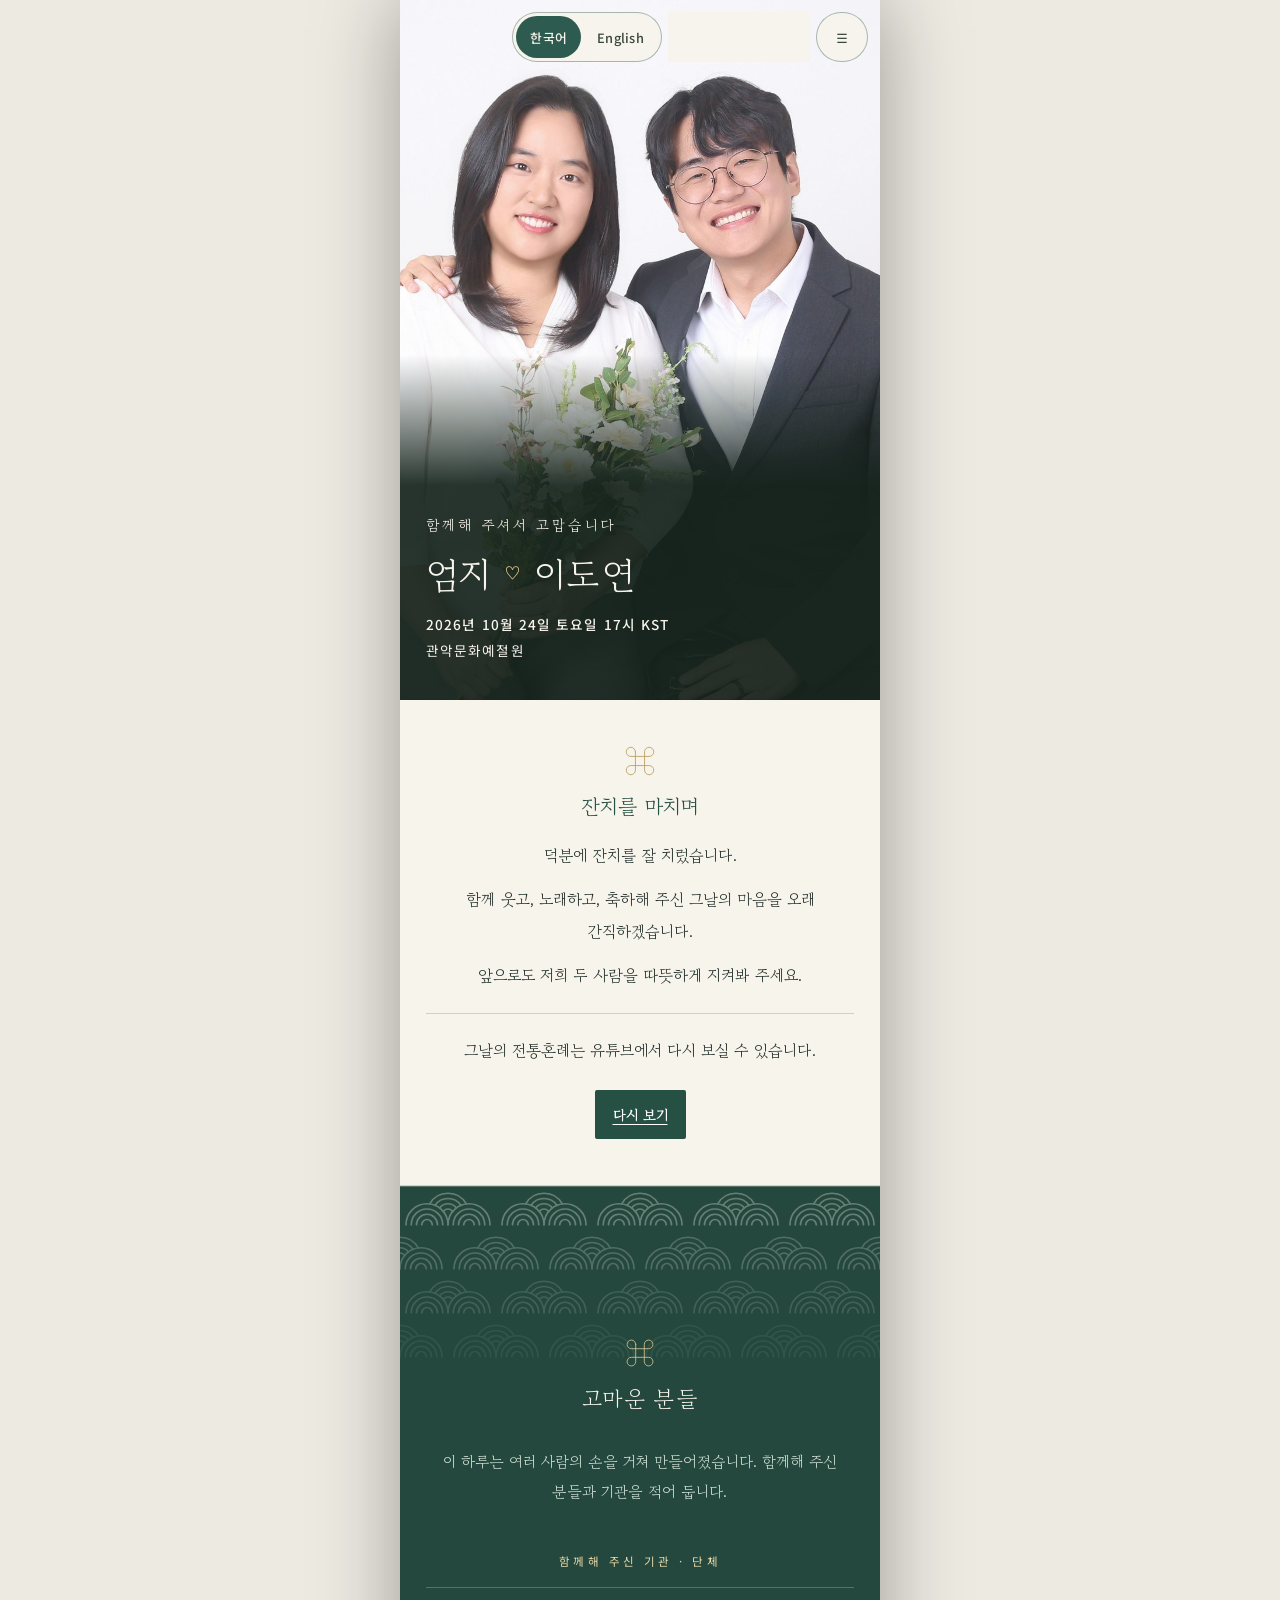
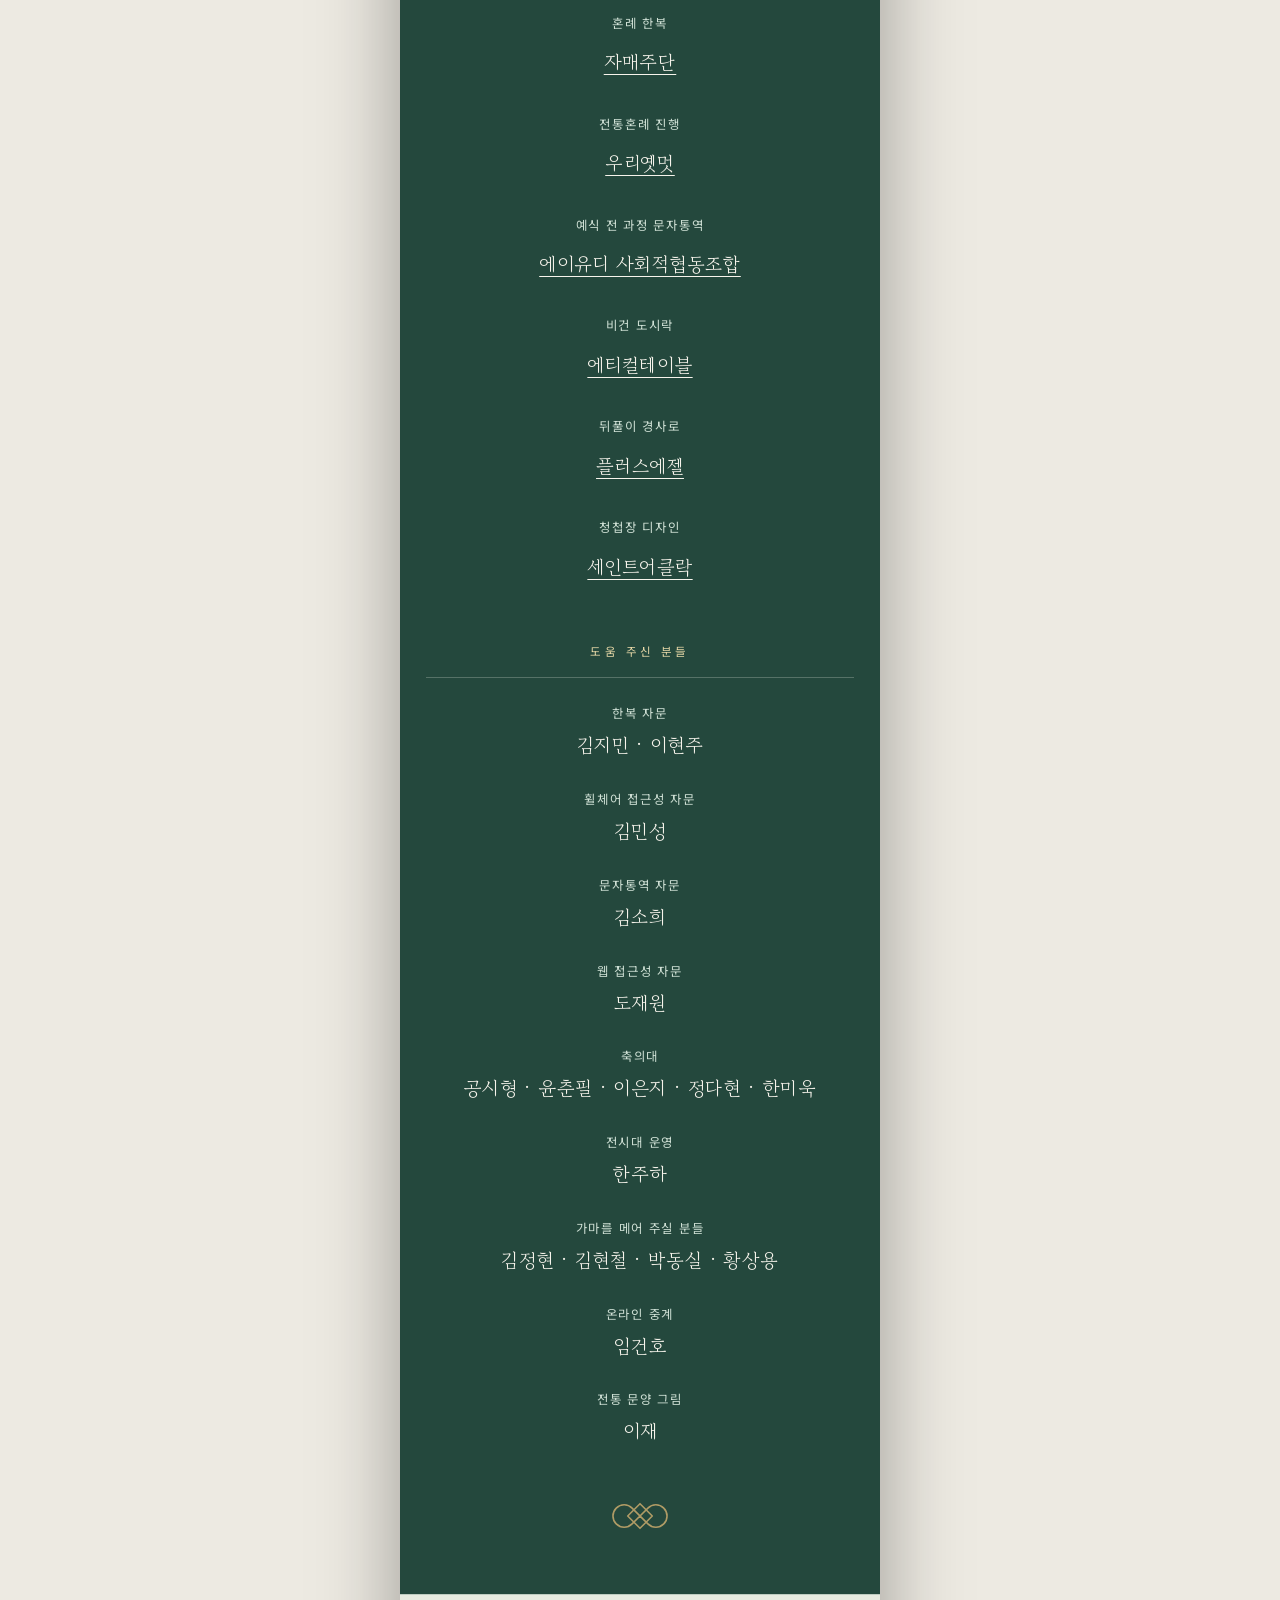
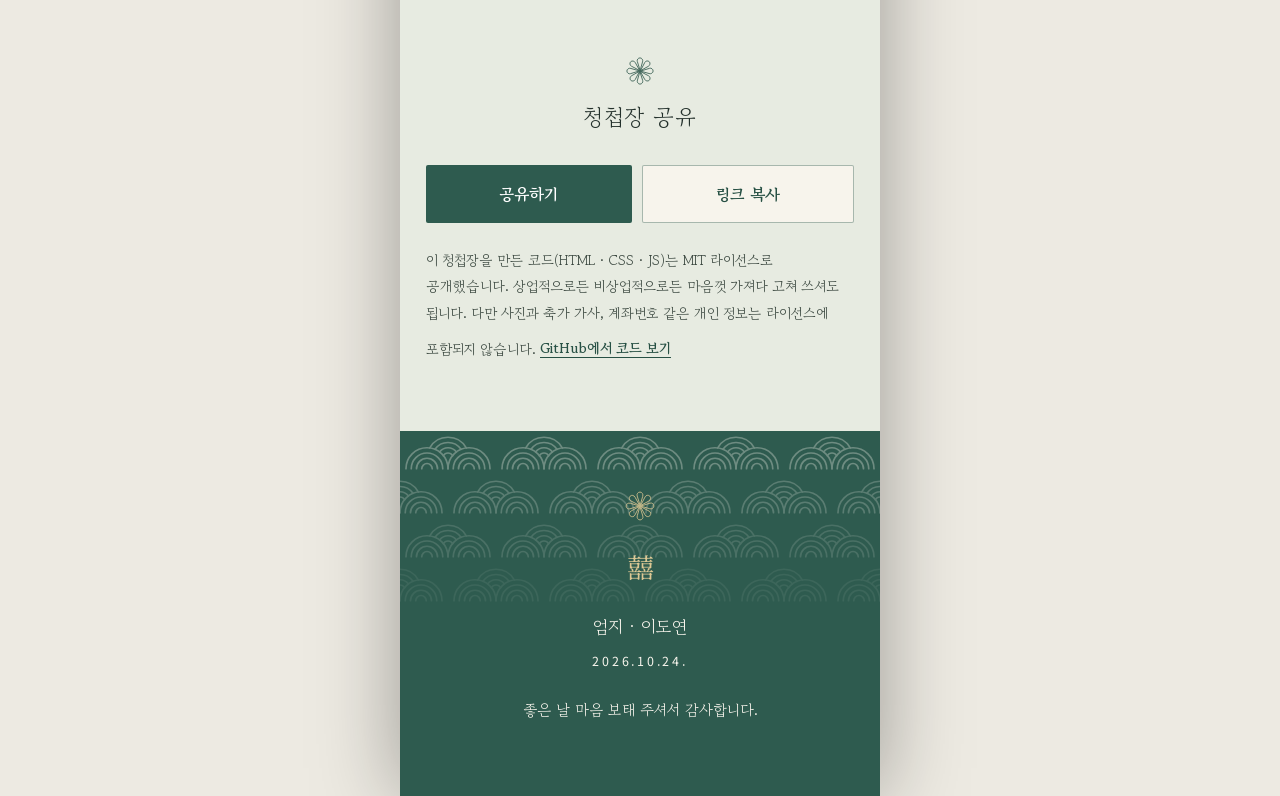
<file: index.html>
<!DOCTYPE html>
<html lang="ko">
<head>
<meta charset="utf-8">
<meta name="viewport" content="width=device-width, initial-scale=1, viewport-fit=cover">

<!-- ▼▼ 공유(카톡·문자) 미리보기 ▼▼
     제목 · 설명 · 사진이 이 태그로 정해집니다. 날짜나 장소가 바뀌면 여기도 함께 고치세요.
     사진은 images/og-image.jpg (1200×630). 주소는 반드시 https:// 로 시작하는 전체 주소여야 합니다. -->
<title>엄지 ♡ 이도연 | 결혼식에 초대합니다</title>
<meta name="description" content="2026. 10. 24. 토요일 오후 5시(KST) · 관악문화예절원">
<link rel="canonical" href="https://a01051998767.github.io/welcome/">

<meta property="og:type" content="website">
<meta property="og:site_name" content="엄지 ♡ 이도연 결혼식">
<meta property="og:locale" content="ko_KR">
<meta property="og:url" content="https://a01051998767.github.io/welcome/">
<meta property="og:title" content="엄지 ♡ 이도연 | 결혼식에 초대합니다">
<meta property="og:description" content="2026. 10. 24. 토요일 오후 5시(KST) · 관악문화예절원">
<meta property="og:image" content="https://a01051998767.github.io/welcome/images/og-image.jpg">
<meta property="og:image:secure_url" content="https://a01051998767.github.io/welcome/images/og-image.jpg">
<meta property="og:image:type" content="image/jpeg">
<meta property="og:image:width" content="1200">
<meta property="og:image:height" content="630">
<meta property="og:image:alt" content="엄지와 이도연의 결혼식 청첩장 카드 · 2026년 10월 24일 · 관악문화예절원">

<meta name="twitter:card" content="summary_large_image">
<meta name="twitter:title" content="엄지 ♡ 이도연 | 결혼식에 초대합니다">
<meta name="twitter:description" content="2026. 10. 24. 토요일 오후 5시 · 관악문화예절원">
<meta name="twitter:image" content="https://a01051998767.github.io/welcome/images/og-image.jpg">
<meta name="twitter:image:alt" content="엄지와 이도연의 결혼식 청첩장 카드">

<!-- 아이콘: 탭에 뜨는 그림과, 홈 화면에 추가했을 때 쓰이는 그림 -->
<link rel="icon" href="data:image/svg+xml,%3Csvg xmlns='http://www.w3.org/2000/svg' viewBox='0 0 64 64'%3E%3Crect width='64' height='64' fill='%232E5B4F'/%3E%3Cg transform='translate(32 32) scale(0.42)' fill='none' stroke='%23DCC894' stroke-width='6' stroke-linecap='round' stroke-linejoin='round'%3E%3Cpath d='M0 -3.1L-9.17 -32.66A9.6 9.6 0 1 1 9.17 -32.66Z'/%3E%3Cpath d='M2.19 -2.19L16.61 -29.57A9.6 9.6 0 1 1 29.57 -16.61Z'/%3E%3Cpath d='M3.1 0L32.66 -9.17A9.6 9.6 0 1 1 32.66 9.17Z'/%3E%3Cpath d='M2.19 2.19L29.57 16.61A9.6 9.6 0 1 1 16.61 29.57Z'/%3E%3Cpath d='M0 3.1L9.17 32.66A9.6 9.6 0 1 1-9.17 32.66Z'/%3E%3Cpath d='M-2.19 2.19L-16.61 29.57A9.6 9.6 0 1 1-29.57 16.61Z'/%3E%3Cpath d='M-3.1 0L-32.66 9.17A9.6 9.6 0 1 1-32.66 -9.17Z'/%3E%3Cpath d='M-2.19 -2.19L-29.57 -16.61A9.6 9.6 0 1 1-16.61 -29.57Z'/%3E%3C/g%3E%3C/svg%3E">
<link rel="apple-touch-icon" sizes="180x180" href="images/apple-touch-icon.png">
<link rel="apple-touch-icon-precomposed" sizes="180x180" href="images/apple-touch-icon.png">
<meta name="apple-mobile-web-app-title" content="엄지 ♡ 이도연">
<meta name="application-name" content="엄지 ♡ 이도연">
<meta name="theme-color" content="#2E5B4F">
<meta name="color-scheme" content="light dark">
<!-- ▲▲ 여기까지 ▲▲ -->

<link rel="preconnect" href="https://fonts.googleapis.com">
<link rel="preconnect" href="https://fonts.gstatic.com" crossorigin>
<link href="https://fonts.googleapis.com/css2?family=Gowun+Batang:wght@400;700&family=Noto+Serif+KR:wght@300;400;500&family=Noto+Sans+KR:wght@300;400;500&display=swap" rel="stylesheet">

<style>
:root{
  --paper:      #F7F4EC;   /* 크림 — 기본 바탕            */
  --paper-warm: #E7EBE1;   /* 연녹 — 카드·교차 바탕        */
  --ink:        #23302B;   /* 본문 — 크림 대비 12.5:1      */
  --ink-soft:   #3A473F;   /* 보조 — 크림 대비 8.9:1       */
  --pine:       #2E5B4F;   /* 소나무색 — 위에 크림 글씨 7:1 */
  --jade:       #275044;   /* 강조 — 크림 대비 8.3:1       */
  --sage:       #7FA189;
  --gold:       #BFA46A;   /* 금색 — 장식 전용, 글씨 금지  */
  --gold-soft:  #DCC894;   /* 금색 — 초록 바탕 위 장식     */
  --seal:       #7E2D27;   /* 낙관 — 크림 대비 8.3:1       */
  --line:       rgba(46,91,79,.22);
  --line-strong:rgba(46,91,79,.40);
  --focus:      #B4531F;   /* 초록 위에서도 분간되는 주황 계열 */
  --shadow:     0 18px 50px -30px rgba(35,48,43,.55);
  --on-pine:    #F7F4EC;   /* 소나무·낙관 바탕 위 글씨 — 다크 모드에서도 그대로 */
  color-scheme: light dark;

  --serif: "Gowun Batang", "Noto Serif KR", serif;
  --sans:  "Noto Sans KR", -apple-system, BlinkMacSystemFont, system-ui, sans-serif;
  --latin: "Noto Sans KR", sans-serif;

  --col: 480px;
  --gutter: 26px;
}

/* 글씨 크기: 브라우저 기본 설정을 그대로 따릅니다 */
html{ font-size:100%; scroll-behavior:smooth; -webkit-text-size-adjust:100% }
html.text-lg{ font-size:125% }
html.text-xl{ font-size:150% }

*{ box-sizing:border-box }
body{
  margin:0;
  background:#EDEAE2;
  color:var(--ink);
  font-family:var(--serif);
  font-size:1rem;
  line-height:1.9;
  word-break:keep-all;
}
img{ max-width:100%; display:block }
a{ color:inherit }
button{ font-family:inherit; font-size:inherit }

/* 키보드 초점: 어떤 배경에서도 보이도록 이중 테두리 */
:focus-visible{
  outline:3px solid var(--focus);
  outline-offset:2px;
  border-radius:3px;
  box-shadow:0 0 0 6px rgba(255,255,255,.85);
}

/* 화면낭독기 전용 텍스트 */
.sr-only{
  position:absolute; width:1px; height:1px;
  padding:0; margin:-1px; overflow:hidden;
  clip:rect(0 0 0 0); clip-path:inset(50%); white-space:nowrap;
}
.skip{
  position:absolute; left:8px; top:0; z-index:100;
  background:var(--pine); color:var(--on-pine); padding:12px 20px;
  border-radius:0 0 4px 4px; text-decoration:none; font-weight:600;
  /* 제 높이만큼 위로 숨깁니다. 글씨를 키워도 안 삐져나옵니다. */
  transform:translateY(-200%);
}
.skip:focus{ transform:translateY(0) }

.paper{
  max-width:var(--col); margin:0 auto;
  padding-bottom:var(--bar-h, 88px);
  background:var(--paper); min-height:100vh;
  position:relative; overflow:hidden;
  box-shadow:0 0 80px rgba(0,0,0,.35);
}

/* ── 상단 도구 막대 (언어 · 글씨 크기) ── */
.toolbar{
  position:fixed; top:12px; right:12px; z-index:60;
  display:flex; gap:6px; flex-wrap:wrap; justify-content:flex-end;
  max-width:calc(100vw - 24px);
}
@media (min-width:530px){
  .toolbar{ right:calc(50% - var(--col)/2 + 12px) }
}
.pillset{
  display:flex; gap:2px; padding:3px;
  background:rgba(247,244,236,.95);
  backdrop-filter:blur(10px);
  border:1px solid var(--line-strong);
  border-radius:999px;
}
.pillset button{
  border:0; background:transparent; cursor:pointer;
  padding:7px 14px; border-radius:999px;
  font-family:var(--sans);
  font-size:.8rem; font-weight:500; letter-spacing:.02em;
  color:var(--ink-soft); min-height:34px;
}
.pillset button[aria-pressed="true"]{ background:var(--pine); color:var(--on-pine) }
.menu-btn{ min-width:44px; min-height:34px; font-size:1rem; color:var(--pine) }
.menu-btn[aria-expanded="true"]{ background:var(--pine); color:var(--on-pine) }

/* ── 목차 ── */
.menu-panel{
  position:fixed; z-index:59; top:calc(var(--top-h, 58px) + 12px);
  left:50%; transform:translateX(-50%);
  width:min(calc(100vw - 24px), var(--col));
  max-height:min(70dvh, 520px); overflow:auto;
  padding:8px 0; margin:0;
  background:var(--paper); border:1px solid var(--line-strong); border-radius:3px;
  box-shadow:var(--shadow);
}
.menu-panel a{
  display:block; min-height:48px; padding:13px 22px;
  font-size:1rem; color:var(--ink); text-decoration:none;
}
.menu-panel a + a{ border-top:1px solid var(--line) }
.menu-panel a:hover, .menu-panel a:focus-visible{ background:var(--paper-warm) }
.menu-close{
  display:block; width:100%; min-height:48px; padding:13px 22px; margin-top:4px;
  border:0; border-top:1px solid var(--line-strong); background:var(--paper-warm);
  font:inherit; font-size:1rem; font-weight:600; color:var(--jade); cursor:pointer;
}

/* ── 하단 참석 의사 바 ── */
.rsvp-bar{
  position:fixed; z-index:58; bottom:0; left:50%; transform:translateX(-50%);
  width:min(100%, var(--col));
  display:flex; align-items:center; justify-content:space-between; gap:14px;
  padding:12px 18px calc(12px + env(safe-area-inset-bottom));
  background:rgba(247,244,236,.96); backdrop-filter:blur(10px);
  border-top:1px solid var(--line-strong);
  box-shadow:0 -8px 26px rgba(35,48,43,.10);
}
.rsvp-bar p{
  margin:0; font-family:var(--sans); font-size:.8rem; line-height:1.65;
  color:var(--ink-soft);
}
.rsvp-bar .btn{ flex:0 0 auto; padding:14px 18px; font-size:.9rem }

/* 도구 막대가 제목을 가리지 않도록 */
.sec, .hero{ scroll-margin-top:calc(var(--top-h, 58px) + 16px) }

/* ── 공통 섹션 : 크림 바탕과 연녹 바탕이 번갈아 나옵니다 ── */
.sec{ padding:60px var(--gutter); background:var(--paper); --card:var(--paper-warm) }
.sec:nth-of-type(even){ background:var(--paper-warm); --card:var(--paper) }
.sec + .sec{ border-top:1px solid var(--line) }
.sec-head{ text-align:center; margin-bottom:32px }
.sprite{ position:absolute; width:0; height:0; overflow:hidden }
.sec-head .orn{ display:block; width:32px; height:32px; margin:0 auto 14px; color:var(--jade); opacity:.95 }
.sec-head h2{
  font-family:var(--serif); font-weight:400;
  font-size:1.4rem; line-height:1.4; letter-spacing:.02em; margin:0;
}
/* 짙은 초록 섹션 — 안쪽 색을 통째로 뒤집습니다 (모두 대비 7:1 이상) */
.sec.dark{
  position:relative; overflow:hidden;
  padding-top:150px;
  background:#24483D; color:#F7F4EC;
  --card:#1E4033;
  --ink:#F7F4EC;        /* 9.2:1 */
  --ink-soft:#CFE0D5;   /* 7.4:1 */
  --jade:#E8D9A8;       /* 7.2:1 */
  --line:rgba(247,244,236,.24);
  --line-strong:rgba(247,244,236,.45);
}
.sec.dark .sec-head .orn{ color:var(--gold-soft) }
.sec.dark .song-toggle{ color:var(--ink) }
.sec.dark .notice-link{ background:var(--on-pine); color:var(--pine) }
.sec.dark .copy, .sec.dark .map-links a{ color:var(--ink) }
.sec.dark .map-links a{ border-color:var(--line-strong) }

/* 청해파 무늬 띠 — 장식입니다 */
.waves{ position:absolute; top:0; left:0; right:0; display:flex; flex-direction:column }
.waves i{
  display:block; height:44px;
  background-image:url("data:image/svg+xml,%3Csvg xmlns='http://www.w3.org/2000/svg' width='160' height='72.5' viewBox='-80 -62.5 160 72.5'%3E%3Cg fill='none' stroke='%23F7F4EC' stroke-width='2.8' stroke-linecap='round' stroke-linejoin='round'%3E%3Cpath d='M-30.47835 -34.70669A35 35 0 0 1 30.47835 -34.70669'/%3E%3Cpath d='M-21.64461 -32.35172A26.25 26.25 0 0 1 21.64461 -32.35172'/%3E%3Cpath d='M-14 -28A17.5 17.5 0 0 1 14 -28'/%3E%3Cpath d='M-7.61959 -21.80167A8.75 8.75 0 0 1 7.61959 -21.80167'/%3E%3Cpath d='M-70 0A35 35 0 0 1 0 0'/%3E%3Cpath d='M-61.25 0A26.25 26.25 0 0 1-8.75 0'/%3E%3Cpath d='M-52.5 0A17.5 17.5 0 0 1-17.5 0'/%3E%3Cpath d='M-43.75 0A8.75 8.75 0 0 1-26.25 0'/%3E%3Cpath d='M0 0A35 35 0 0 1 70 0'/%3E%3Cpath d='M8.75 0A26.25 26.25 0 0 1 61.25 0'/%3E%3Cpath d='M17.5 0A17.5 17.5 0 0 1 52.5 0'/%3E%3Cpath d='M26.25 0A8.75 8.75 0 0 1 43.75 0'/%3E%3C/g%3E%3C/svg%3E");
  background-size:96px 44px; background-repeat:repeat-x; background-position:0 bottom;
}
.waves i:nth-child(1){ opacity:.32 }
.waves i:nth-child(2){ opacity:.22; background-position:48px bottom }
.waves i:nth-child(3){ opacity:.14 }
.waves i:nth-child(4){ opacity:.07; background-position:48px bottom }
.outro{ position:relative; overflow:hidden; padding-top:150px }

/* 금색 문양 구분선 — 장식이므로 글씨를 올리지 않습니다 */
.orn-divider{ display:block; width:66px; height:36px; margin:28px auto 0; color:var(--gold); opacity:.9 }

/* ── 표지 : 사진을 가득 깔고 아래쪽에 글씨를 올립니다 ── */
.hero{
  position:relative; overflow:hidden;
  min-height:min(84vh, 700px);
  display:flex; align-items:flex-end;
  background:linear-gradient(160deg,#DCE3D6,#BFCEBD);
}
.hero-photo{ position:absolute; inset:0 }
.hero-photo img{ width:100%; height:100%; object-fit:cover; object-position:50% top }
/* 글씨 자리는 짙게 깔아 둡니다. 사진이 밝아도 대비 10:1 이상이 나옵니다. */
.hero-text{
  position:relative; z-index:1; width:100%;
  padding:26px var(--gutter) 36px;
  background:rgba(22,36,29,.92);
  color:var(--on-pine);
}
.hero-text::before{
  content:""; position:absolute; left:0; right:0; bottom:100%; height:130px;
  background:linear-gradient(180deg, rgba(22,36,29,0), rgba(22,36,29,.92));
}
.hero-label{
  margin:0; font-family:var(--serif);
  font-size:.9rem; letter-spacing:.2em;
}
.hero-names{
  margin:12px 0 0; font-family:var(--serif); font-weight:400;
  font-size:clamp(1.9rem, 9vw, 2.3rem); line-height:1.3; letter-spacing:.03em;
  display:flex; align-items:center; gap:12px; flex-wrap:wrap;
}
.hero-names .amp{ color:var(--gold-soft); font-size:.5em }
.hero-when{
  margin:14px 0 0; font-family:var(--sans);
  font-size:.85rem; letter-spacing:.08em; line-height:1.9;
}
.hero-when strong{ font-weight:500; display:block }
.photo.empty img{ display:none }
.photo.empty::after{
  content:attr(data-label);
  position:absolute; inset:0;
  display:flex; align-items:center; justify-content:center;
  padding:16px; text-align:center;
  font-size:.8rem; line-height:1.6; color:var(--pine);
}
/* ── 인사말 ── */
.after-note{
  text-align:center; padding:44px var(--gutter) 46px;
  background:var(--paper); border-bottom:1px solid var(--line);
}
.after-note .orn{ display:block; width:34px; height:34px; margin:0 auto 14px; color:var(--gold) }
.after-note h2{ margin:0 0 18px; font-family:var(--serif); font-weight:400; font-size:1.3rem; line-height:1.4; color:var(--jade) }
.after-note p{ margin:0 0 12px; font-size:1rem; line-height:2; word-break:keep-all }
.after-note p:last-child{ margin-bottom:0 }
#afterReplay:not(:empty){ margin-top:22px; padding-top:20px; border-top:1px solid var(--line) }
.greeting{ text-align:center }
.greeting p{ margin:0 0 16px; font-size:1rem; line-height:2.05 }
.greeting p:last-child{ margin-bottom:0 }

/* ── 가족 ── */
.family{ display:grid; gap:14px }
.fam{
  background:var(--card);
  border:1px solid var(--line);
  border-radius:3px 3px 3px 16px;
  padding:20px 22px;
}
.fam-role{
  font-family:var(--sans); font-size:.8rem; color:var(--jade);
  letter-spacing:.1em; margin-right:2px;
}
.fam-name{ font-family:var(--serif); font-size:1.25rem; line-height:1.4; margin:0; font-weight:400 }
.fam-parents{ margin-top:10px; font-size:.94rem; color:var(--ink-soft); line-height:1.9 }

/* ── 갤러리 ── */
.gallery{
  display:flex; gap:10px; overflow-x:auto;
  padding:4px var(--gutter) 8px;
  scroll-snap-type:x mandatory;
  -webkit-overflow-scrolling:touch;
  scrollbar-width:thin;
}
.gallery .shot{ flex:0 0 68%; margin:0; scroll-snap-align:center }
.gallery .photo{
  display:block; width:100%; aspect-ratio:4/5;
  border:0; padding:0; margin:0;
  border-radius:2px; overflow:hidden;
  background:linear-gradient(160deg,#DCE3D6,#BFCEBD);
  position:relative; cursor:zoom-in;
}
.gallery .photo img{ width:100%; height:100%; object-fit:cover }
.gallery .photo.wide img{ object-fit:contain }
.gallery .photo.empty{ cursor:default }
.gallery figcaption{ margin-top:10px; text-align:center; line-height:1.6 }
.shot-date{ display:block; font-family:var(--sans); font-size:.8rem; color:var(--ink-soft); letter-spacing:.04em }
.shot-text{ display:block; font-size:.95rem; color:var(--ink); word-break:keep-all }
.gallery-hint{
  text-align:center; font-size:.85rem; color:var(--ink-soft);
  margin:14px var(--gutter) 0; line-height:1.7;
}

/* ── 순서 (1·2·3부) ── */
.part{
  display:grid; grid-template-columns:46px 1fr; gap:16px;
  padding-bottom:30px; position:relative;
}
.part:not(:last-child)::before{
  content:""; position:absolute; left:22px; top:46px; bottom:0;
  width:1px; background:var(--line);
}
.seal{
  width:46px; height:46px; border-radius:2px;
  background:var(--seal); color:var(--on-pine);
  display:flex; align-items:center; justify-content:center;
  font-family:var(--serif); font-size:1.2rem;
}
.part-title{ font-family:var(--serif); font-size:1.15rem; margin:8px 0 0; font-weight:400 }
.part-meta{ font-size:.94rem; color:var(--jade); margin-top:4px }
.part-notes{ margin:12px 0 0; padding:0; list-style:none }
.part-notes li{
  position:relative; padding-left:15px;
  font-size:.96rem; color:var(--ink-soft); line-height:1.85; margin-bottom:6px;
}
.part-notes li::before{
  content:""; position:absolute; left:0; top:.72em;
  width:5px; height:5px; border-radius:50%; background:var(--jade);
}
/* 아이콘이 붙은 줄은 점 대신 아이콘이 머리표 노릇을 합니다 */
.part-notes li.has-ico{ padding-left:42px }
.part-notes li.has-ico::before{ display:none }
.part-notes li.has-ico .ico{ position:absolute; left:0; top:.15em }

/* ── 피로연: 축가 ── */

.song-toggle{
  margin-top:15px; width:100%;
  display:flex; align-items:center; justify-content:space-between; gap:10px;
  padding:14px 16px; cursor:pointer; min-height:48px;
  background:var(--card); color:var(--jade);
  border:1px solid var(--line-strong); border-radius:2px;
  font-size:.96rem; font-weight:600; text-align:left;
}
.song-toggle .chev{ font-size:.75rem; color:var(--jade) }
.song-panel{
  display:none; margin-top:-1px;
  padding:20px 18px; border:1px solid var(--line-strong);
  background:var(--card); border-radius:0 0 2px 2px;
}
.song-panel.open{ display:block }
.song-panel h4{ margin:0 0 12px; font-family:var(--serif); font-weight:400; font-size:1.05rem }
.song-panel .lines{
  margin:0; font-size:.96rem; line-height:2.15; color:var(--ink);
  white-space:pre-wrap;
}
.song-panel .cite{ margin:14px 0 0; font-size:.85rem; line-height:1.8; color:var(--ink-soft) }
.song-panel .cite + .cite{ margin-top:8px }
.menu-group + .menu-group{ margin-top:22px; padding-top:18px; border-top:1px solid var(--line) }
.menu-group .cite{ margin:-4px 0 10px }
.menu-items{ list-style:none; margin:0; padding:0; display:grid; grid-template-columns:1fr 1fr; gap:6px 14px; font-size:.92rem; line-height:1.6 }
.menu-items li{ word-break:keep-all }

/* ── 안내 사항 ── */
.notices{ display:grid; gap:13px }
.notice{
  background:var(--card);
  border:1px solid var(--line);
  border-radius:3px 16px 3px 3px;
  padding:19px 20px;
}
.notice h3{
  margin:0; font-family:var(--serif); font-weight:400; font-size:1.1rem;
  display:flex; align-items:center; gap:11px;
}
.ico{
  flex:0 0 auto; width:32px; height:32px; padding:6px;
  border-radius:50%; background:rgba(46,91,79,.12); color:var(--jade);
}
.sec.dark .ico{ background:rgba(247,244,236,.12) }
.notice p{ margin:7px 0 0; font-size:.96rem; color:var(--ink-soft); line-height:1.85 }
.notice .notice-local{ color:var(--ink); font-weight:600 }
.notice-link{
  display:inline-block; margin-top:12px; min-height:44px;
  font-size:.9rem; font-weight:600; color:#fff; background:var(--jade);
  text-decoration:underline; text-underline-offset:3px;
  padding:11px 18px; border-radius:2px;
}

/* ── 오시는 길 ── */
.map{
  aspect-ratio:4/3; border-radius:2px; overflow:hidden;
  border:1px solid var(--line); background:#E4EBE3; margin-bottom:20px;
}
.map iframe{ width:100%; height:100%; border:0; display:block }
.venue{ text-align:center; margin-bottom:20px }
.venue-name{ font-family:var(--serif); font-size:1.2rem }
.venue-addr{ font-size:.96rem; color:var(--ink-soft); margin-top:5px }
.map-links{ display:flex; gap:8px; margin-bottom:26px; flex-wrap:wrap }
.notice-links{ margin:14px 0 0 }
button.notice-link{ border:0; font-family:inherit; cursor:pointer }
.notice-pending{ margin:10px 0 0; font-size:.94rem; color:var(--ink) }
.notice-pending:empty{ display:none }
.place-row + .place-row{ margin-top:18px }
.place-name{ margin:0 0 8px; font-size:.96rem; font-weight:600; color:var(--ink) }
.place-row .map-links{ margin-bottom:0 }
.song-panel .venue{ margin-bottom:16px }
.song-panel .map{ margin-bottom:16px }
.song-panel .map-links{ margin-bottom:0 }
.map-links a{
  flex:1 1 30%; text-align:center; min-height:46px;
  display:flex; align-items:center; justify-content:center;
  text-decoration:underline; text-underline-offset:3px;
  padding:11px 6px; font-size:.9rem; font-weight:600;
  border:1px solid var(--line-strong); border-radius:2px;
  background:var(--card); color:var(--jade);
}
.transit{ display:grid; gap:15px }
.transit-row{ display:grid; grid-template-columns:64px 1fr; gap:12px; font-size:.96rem }
.transit-label{ color:var(--jade); font-weight:600 }
.transit-desc{ color:var(--ink-soft); line-height:1.8 }
.transit-steps{ margin:0; padding-left:1.25em }
.transit-steps li{ margin-bottom:6px }
.transit-steps li:last-child{ margin-bottom:0 }

/* ── 참석 의사 ── */
.rsvp{ text-align:center }
.rsvp .lead{ font-size:1rem; margin:0 0 14px; color:var(--ink-soft) }
.tz-note{ text-align:center; font-size:.9rem; line-height:1.8; margin:-6px 0 26px; color:var(--ink-soft); word-break:keep-all }
.tz-note strong{ display:block; margin-top:4px; color:var(--ink); font-weight:600 }
.gift-lead{ text-align:center; font-size:1rem; line-height:1.9; margin:0 0 22px; color:var(--ink-soft); word-break:keep-all }
.rsvp .deadline{
  max-width:26em; margin:0 auto 24px;
  font-size:.96rem; line-height:1.85; color:var(--jade); font-weight:600;
}
.btn{
  display:inline-block; text-decoration:none;
  padding:16px 40px; border-radius:2px; min-height:48px;
  background:var(--pine); color:#fff;
  font-size:1rem; font-weight:600; border:0; cursor:pointer;
}
.rsvp .note{ display:block; margin-top:14px; font-size:.85rem; color:var(--ink-soft) }

/* ── 계좌 ── */
.acct-group + .acct-group{ margin-top:26px }
.acct-group h3{
  font-family:var(--serif); font-weight:400; font-size:1.05rem;
  margin:0 0 12px; padding-bottom:9px; border-bottom:1px solid var(--line);
}
.acct-note{
  margin:0 0 6px; font-size:.92rem; line-height:1.85; color:var(--ink-soft);
}
.acct{ display:flex; align-items:center; justify-content:space-between; gap:12px; padding:12px 0 }
.acct-who{ font-size:.88rem; color:var(--ink-soft) }
.acct-num{ font-size:1rem; margin-top:2px }
.copy{
  flex:0 0 auto; min-height:44px;
  border:1px solid var(--line-strong); background:var(--card);
  color:var(--jade); font-size:.88rem; font-weight:600;
  padding:9px 16px; border-radius:2px; cursor:pointer;
}
.copy.done, .btn-line.done{ background:var(--pine); color:var(--on-pine); border-color:var(--pine) }

/* ── 고마운 분들 ── */
.credits{ text-align:center }
.credits .lead{
  max-width:26em; margin:0 auto 44px; font-size:.96rem; line-height:1.95; color:var(--ink-soft);
}
.credit-group + .credit-group{ margin-top:52px }
.credit-group h3{
  font-family:var(--latin); font-weight:400;
  font-size:.72rem; letter-spacing:.3em; color:var(--jade);
  margin:0 0 26px; padding:0 0 14px;
  border-bottom:1px solid var(--line);
}
.credit-list{ list-style:none; margin:0; padding:0; display:grid; gap:30px }
.credit-role{
  font-family:var(--sans); font-size:.78rem; letter-spacing:.14em;
  color:var(--ink-soft); line-height:1.6; margin-bottom:7px;
}
.credit-name{ font-family:var(--serif); font-size:1.2rem; line-height:1.5; letter-spacing:.02em }
.credit-list a.credit-name{
  display:inline-flex; align-items:center; justify-content:center; min-height:44px;
  color:var(--ink); text-decoration:underline; text-underline-offset:4px;
}
/* 맨 끝에 금색 문양으로 마무리 */
.credits .orn-divider{ margin-top:52px }

/* ── 공유 · 맺음 ── */
.share{ text-align:center }
.share-btns{ display:flex; gap:10px; justify-content:center; flex-wrap:wrap }
.share-btns .btn{ flex:1 1 auto; min-width:9em; padding:16px 22px }
.btn-line{ background:var(--card); color:var(--jade); border:1px solid var(--line-strong) }
.share .license{
  font-size:.88rem; line-height:1.9; color:var(--ink-soft);
  margin:24px auto 0; max-width:34em; text-align:left;
}
.share .license a{
  display:inline-flex; align-items:center; min-height:44px;
  color:var(--jade); font-weight:600;
  text-decoration:underline; text-underline-offset:3px;
}
.share .license + .license{ margin-top:14px }
.outro{ text-align:center; padding:58px var(--gutter) 72px; background:var(--pine); color:var(--on-pine) }
.outro .orn-outro{ display:block; width:34px; height:34px; margin:0 auto 18px; color:var(--gold-soft); opacity:.95 }
.outro .hui{ font-family:var(--serif); font-size:1.7rem; color:var(--gold-soft) }
.outro-names{ font-family:var(--serif); font-size:1.1rem; margin:18px 0 6px }
.outro-date{ font-family:var(--latin); font-size:.78rem; letter-spacing:.22em; color:var(--on-pine) }
.outro-thanks{ font-size:.94rem; margin-top:22px; color:var(--on-pine) }

/* ── 참석 의사 입력창 ── */
.modal{
  width:min(94vw, 430px); max-height:88dvh; padding:0;
  border:1px solid var(--line-strong); border-radius:3px;
  background:var(--paper); color:var(--ink); box-shadow:var(--shadow);
}
.modal::backdrop{ background:rgba(14,24,19,.62) }
.modal-top{
  position:sticky; top:0; z-index:1;
  display:flex; align-items:center; justify-content:space-between; gap:12px;
  padding:18px 18px 14px 22px; background:var(--paper);
  border-bottom:1px solid var(--line);
}
.modal-top h2{ margin:0; font-family:var(--serif); font-weight:400; font-size:1.2rem }
.modal-close{
  flex:0 0 auto; min-width:44px; min-height:44px;
  border:1px solid var(--line-strong); border-radius:2px;
  background:var(--paper-warm); color:var(--jade); font-size:1.2rem; cursor:pointer;
}
#rsvpForm, #rsvpDone{ padding:20px 22px 26px }
.field{ margin:0 0 22px; padding:0; border:0 }
.field > label:not(.choice), .field legend{
  display:block; padding:0; margin-bottom:9px;
  font-size:.94rem; font-weight:600; color:var(--ink);
}
.field em{ font-style:normal; font-size:.8rem; font-weight:400; color:var(--jade) }
.field .hint{ margin:-4px 0 10px; font-size:.85rem; line-height:1.7; color:var(--ink-soft) }
.field .hint + textarea{ margin-top:2px }
.field textarea,
.field input[type="text"], .field input[type="tel"]{
  width:100%; min-height:48px; padding:12px 14px;
  border:1px solid var(--line-strong); border-radius:2px;
  background:var(--paper-warm); color:var(--ink); font-family:var(--sans); font-size:1rem;
}
.field textarea{ min-height:96px; line-height:1.8; resize:vertical }
.field > .hint{ display:block }
.choice{
  display:flex; align-items:center; gap:11px;
  min-height:46px; padding:5px 2px; font-size:.98rem; cursor:pointer;
}
.choice input{ width:22px; height:22px; flex:0 0 auto; accent-color:var(--pine); margin:0 }
.rsvp-msg{ margin:0 0 16px; font-size:.92rem; line-height:1.75; color:var(--seal) }
.rsvp-msg:empty{ display:none }
#rsvpForm .btn{ width:100% }
.rsvp-done{ margin:0 0 20px; font-size:1rem; line-height:1.9 }

/* ── 사진 크게 보기 ── */
.lightbox{
  position:fixed; inset:0; z-index:80;
  background:rgba(14,24,19,.96);
  display:none; align-items:center; justify-content:center; padding:24px;
}
.lightbox.on{ display:flex }
.lightbox img{ max-width:100%; max-height:84vh; object-fit:contain }
.lightbox .close{
  position:absolute; top:14px; right:14px;
  min-width:48px; min-height:48px; border-radius:50%;
  border:1px solid rgba(255,255,255,.4); background:rgba(255,255,255,.14);
  color:#fff; font-size:1.3rem; cursor:pointer;
}
.lightbox .caption{
  position:absolute; left:0; right:0; bottom:18px;
  text-align:center; color:#E3EDE1; font-size:.9rem; padding:0 24px;
}

/* 다크 모드 — 휴대폰 설정을 따릅니다. 크림 바탕은 먹색, 글씨는 미색으로 뒤집고
   초록·금색 분위기와 대비 7:1 이상은 그대로 둡니다. 사진은 건드리지 않습니다.
   고대비 모드를 켠 기기에서는 아래 고대비 설정이 우선합니다. */
@media (prefers-color-scheme:dark) and (prefers-contrast:no-preference){
  :root{
    --paper:      #141B18;
    --paper-warm: #1C2521;
    --ink:        #EEEAE0;
    --ink-soft:   #C9D3CB;
    --jade:       #B7D8C6;
    --line:       rgba(238,234,224,.16);
    --line-strong:rgba(238,234,224,.36);
    --shadow:     0 18px 50px -30px rgba(0,0,0,.8);
  }
  body{ background:#0B100E }
  .paper{ box-shadow:0 0 80px rgba(0,0,0,.6) }
  .pillset{ background:rgba(20,27,24,.95) }
  .menu-btn{ color:var(--ink) }
  .rsvp-bar{ background:rgba(20,27,24,.96); box-shadow:0 -8px 26px rgba(0,0,0,.4) }
  .notice-link{ background:var(--pine) }
  .ico{ background:rgba(183,216,198,.12) }
  .hero, .gallery .photo{ background:linear-gradient(160deg,#22302A,#1C2521) }
  .map{ background:#1C2521 }
  .photo.empty::after{ color:var(--ink) }
  .rsvp-msg{ color:#F4BDB5 }
  .orn-divider{ color:var(--gold-soft) }
}

/* 고대비 모드 */
@media (prefers-contrast:more){
  :root{
    --ink:#000; --ink-soft:#1E2E25;
    --line:rgba(0,0,0,.5); --line-strong:rgba(0,0,0,.7);
    --jade:#1E4A3A; --paper:#FFFFFF; --paper-warm:#FFFFFF;
  }
  .notice-link, .map-links a, .btn, .copy{ border-width:2px }
}

/* 동작 최소화 */
@media (prefers-reduced-motion:reduce){
  html{ scroll-behavior:auto }
  *{ transition:none !important; animation:none !important }
}

/* 인쇄 */
@media print{
  body{ background:#fff }
  .toolbar, .skip, .lightbox, .modal, .menu-panel, .rsvp-bar, .song-toggle{ display:none !important }
  .paper{ padding-bottom:0 }
  .song-panel{ display:block !important }
  .paper{ box-shadow:none; max-width:none }
}
</style>
</head>

<body>
<a class="skip" href="#main" id="skipLink">본문으로 건너뛰기</a>

<div class="toolbar">
  <div class="pillset" role="group" id="langGroup">
    <button type="button" data-lang="ko" aria-pressed="true">한국어</button>
    <button type="button" data-lang="en" lang="en" aria-pressed="false">English</button>
  </div>
  <div class="pillset" role="group" id="sizeGroup">
    <button type="button" data-size="base" aria-pressed="true">가</button>
    <button type="button" data-size="text-lg" aria-pressed="false" style="font-size:1rem">가</button>
    <button type="button" data-size="text-xl" aria-pressed="false" style="font-size:1.2rem">가</button>
  </div>
  <div class="pillset">
    <button type="button" id="menuBtn" class="menu-btn" aria-expanded="false" aria-controls="menuPanel">
      <span aria-hidden="true">☰</span><span class="sr-only" data-k="menuOpen"></span>
    </button>
  </div>
</div>

<nav class="menu-panel" id="menuPanel" hidden></nav>

<!-- 전통 문양 — 장식입니다. 색은 CSS의 color 로 정합니다. -->
<svg class="sprite" aria-hidden="true" focusable="false"><defs>
  <symbol id="orn-02" viewBox="-64.5 -64.5 129 129"><g fill="none" stroke="currentColor" stroke-width="2.8" stroke-linecap="round" stroke-linejoin="round"><path d="M -23.5 -7.5 L 23.5 -7.5 L 23.5 -31 A 23.5 23.5 0 0 0 -23.5 -31 Z"/><path d="M 7.5 -23.5 L 7.5 23.5 L 31 23.5 A 23.5 23.5 0 0 0 31 -23.5 Z"/><path d="M 23.5 7.5 L -23.5 7.5 L -23.5 31 A 23.5 23.5 0 0 0 23.5 31 Z"/><path d="M -7.5 23.5 L -7.5 -23.5 L -31 -23.5 A 23.5 23.5 0 0 0 -31 23.5 Z"/></g></symbol>
  <symbol id="orn-05" viewBox="-55.1 -55.1 110.2 110.2"><g fill="none" stroke="currentColor" stroke-width="2.8" stroke-linecap="round" stroke-linejoin="round"><path d="M 0 -3.1 L -9.16892 -32.65556 A 9.6 9.6 0 1 1 9.16892 -32.65556 Z"/><path d="M 2.19203 -2.19203 L 16.60756 -29.57437 A 9.6 9.6 0 1 1 29.57437 -16.60756 Z"/><path d="M 3.1 0 L 32.65556 -9.16892 A 9.6 9.6 0 1 1 32.65556 9.16892 Z"/><path d="M 2.19203 2.19203 L 29.57437 16.60756 A 9.6 9.6 0 1 1 16.60756 29.57437 Z"/><path d="M 0 3.1 L 9.16892 32.65556 A 9.6 9.6 0 1 1 -9.16892 32.65556 Z"/><path d="M -2.19203 2.19203 L -16.60756 29.57437 A 9.6 9.6 0 1 1 -29.57437 16.60756 Z"/><path d="M -3.1 0 L -32.65556 9.16892 A 9.6 9.6 0 1 1 -32.65556 -9.16892 Z"/><path d="M -2.19203 -2.19203 L -29.57437 -16.60756 A 9.6 9.6 0 1 1 -16.60756 -29.57437 Z"/></g></symbol>
  <symbol id="orn-07" viewBox="-57.31859 -31.5 114.63717 63"><g fill="none" stroke="currentColor" stroke-width="2.8" stroke-linecap="round" stroke-linejoin="round"><path d="M 0 0 L 13.85929 -13.85929 A 19.6 19.6 0 1 1 13.85929 13.85929 L -13.85929 -13.85929 A 19.6 19.6 0 1 0 -13.85929 13.85929 Z"/><path d="M 0 -21.5 L 21.5 0 L 0 21.5 L -21.5 0 Z"/></g></symbol>
  <symbol id="orn-11" viewBox="-52 -52 104 104"><g fill="none" stroke="currentColor" stroke-width="2.8" stroke-linecap="round" stroke-linejoin="round"><path d="M -14 -28 V 28 A 14 14 0 1 1 -28 14 H 28 A 14 14 0 1 1 14 28 V -28 A 14 14 0 1 1 28 -14 H -28 A 14 14 0 1 1 -14 -28 Z"/></g></symbol>

  <symbol id="ico-access" viewBox="0 0 24 24"><g fill="none" stroke="currentColor" stroke-width="1.7" stroke-linecap="round" stroke-linejoin="round"><circle cx="12" cy="4.2" r="2"/><path d="M4.8 9h14.4"/><path d="M12 7.2v6"/><path d="M12 13.2 8.6 20.5"/><path d="M12 13.2l3.4 7.3"/></g></symbol>
  <symbol id="ico-caption" viewBox="0 0 24 24"><g fill="none" stroke="currentColor" stroke-width="1.7" stroke-linecap="round" stroke-linejoin="round"><rect x="2.5" y="5" width="19" height="14" rx="3"/><path d="M10.6 10.4a2.6 2.6 0 1 0 0 3.2"/><path d="M17.1 10.4a2.6 2.6 0 1 0 0 3.2"/></g></symbol>
  <symbol id="ico-route" viewBox="0 0 24 24"><g fill="none" stroke="currentColor" stroke-width="1.7" stroke-linecap="round" stroke-linejoin="round"><circle cx="10" cy="16.5" r="4.6"/><circle cx="13.6" cy="3.9" r="1.7"/><path d="M12.6 7.1v5.2h4.1"/><path d="M16.7 12.3 19 18.6"/></g></symbol>
  <symbol id="ico-live" viewBox="0 0 24 24"><g fill="none" stroke="currentColor" stroke-width="1.7" stroke-linecap="round" stroke-linejoin="round"><rect x="2.5" y="4.5" width="19" height="13" rx="2.5"/><path d="M10.2 8.6 15 11l-4.8 2.4z"/><path d="M8 21h8"/></g></symbol>
  <symbol id="ico-desk" viewBox="0 0 24 24"><g fill="none" stroke="currentColor" stroke-width="1.7" stroke-linecap="round" stroke-linejoin="round"><rect x="2.5" y="5.5" width="19" height="13" rx="2.5"/><path d="M15.5 5.5v13"/><path d="M6 10h5.5"/><path d="M6 14h4"/></g></symbol>
  <symbol id="ico-flower" viewBox="0 0 24 24"><g fill="none" stroke="currentColor" stroke-width="1.7" stroke-linecap="round" stroke-linejoin="round"><circle cx="12" cy="4.6" r="2.6"/><circle cx="16.18" cy="7.64" r="2.6"/><circle cx="14.58" cy="12.56" r="2.6"/><circle cx="9.42" cy="12.56" r="2.6"/><circle cx="7.82" cy="7.64" r="2.6"/><path d="M12 14.6V21"/><path d="M12 19.2c-1.9 0-3.2-1.3-3.4-3.1 1.9-.2 3.3 1 3.4 3.1Z"/></g></symbol>
  <symbol id="ico-leaf" viewBox="0 0 24 24"><g fill="none" stroke="currentColor" stroke-width="1.7" stroke-linecap="round" stroke-linejoin="round"><path d="M20.5 3.5c0 8.6-4.9 13.6-11.4 13.6-1.3 0-2.4-.2-3.3-.6C5.4 9.2 10.3 5.4 20.5 3.5Z"/><path d="M6.6 20.5c.6-3.6 2.4-6.4 5.4-8.4"/></g></symbol>
</defs></svg>

<p class="sr-only" role="status" aria-live="polite" id="live"></p>

<main class="paper" id="main">

  <header class="hero">
    <div class="hero-photo photo" id="coverPhoto"></div>
    <div class="hero-text">
      <p class="hero-label" data-k="heroLabel"></p>
      <h1 class="hero-names" id="coverNames"></h1>
      <p class="hero-when" id="coverWhen"></p>
    </div>
  </header>

  <!-- 예식 뒤 감사 인사 — 글은 CONFIG.afterNote. 비우면 숨습니다. -->
  <div class="after-note" id="afterNote" aria-labelledby="h-after">
    <svg class="orn" aria-hidden="true"><use href="#orn-11"></use></svg>
    <h2 id="h-after" data-k="afterTitle"></h2>
    <div id="afterBody"></div>
    <div id="afterReplay"></div>
  </div>

  <section id="s-greeting" tabindex="-1" class="sec greeting" aria-labelledby="h-greeting">
    <div class="sec-head"><svg class="orn" aria-hidden="true"><use href="#orn-05"></use></svg><h2 id="h-greeting" data-k="greetingTitle"></h2></div>
    <div id="greetingBody"></div>
  </section>

  <section id="s-family" tabindex="-1" class="sec" aria-labelledby="h-family">
    <div class="sec-head"><svg class="orn" aria-hidden="true"><use href="#orn-11"></use></svg><h2 id="h-family" data-k="familyTitle"></h2></div>
    <div class="family" id="familyBody"></div>
  </section>

  <section id="s-gallery" tabindex="-1" class="sec" style="padding-left:0;padding-right:0" aria-labelledby="h-gallery">
    <div class="sec-head" style="padding:0 var(--gutter)">
      <svg class="orn" aria-hidden="true"><use href="#orn-02"></use></svg><h2 id="h-gallery" data-k="galleryTitle"></h2>
    </div>
    <div class="gallery" id="galleryBody" tabindex="0" role="group"></div>
    <p class="gallery-hint" data-k="galleryHint"></p>
  </section>

  <section id="s-program" tabindex="-1" class="sec dark" aria-labelledby="h-program">
    <div class="waves" aria-hidden="true"><i></i><i></i><i></i><i></i></div>
    <div class="sec-head"><svg class="orn" aria-hidden="true"><use href="#orn-07"></use></svg><h2 id="h-program" data-k="programTitle"></h2></div>
    <p class="tz-note" id="tzNote"></p>
    <div id="programBody"></div>
  </section>

  <section id="s-notice" tabindex="-1" class="sec" aria-labelledby="h-notice">
    <div class="sec-head"><svg class="orn" aria-hidden="true"><use href="#orn-11"></use></svg><h2 id="h-notice" data-k="noticeTitle"></h2></div>
    <div class="notices" id="noticeBody"></div>
  </section>

  <section id="s-location" tabindex="-1" class="sec" aria-labelledby="h-location">
    <div class="sec-head"><svg class="orn" aria-hidden="true"><use href="#orn-05"></use></svg><h2 id="h-location" data-k="locationTitle"></h2></div>
    <div class="venue" id="venueBox"></div>
    <div class="map" id="mapBox"></div>
    <div class="map-links" id="mapLinks"></div>
    <div class="transit" id="transitBody"></div>
  </section>

  <section id="s-rsvp" tabindex="-1" class="sec rsvp" aria-labelledby="h-rsvp">
    <div class="sec-head"><svg class="orn" aria-hidden="true"><use href="#orn-02"></use></svg><h2 id="h-rsvp" data-k="rsvpTitle"></h2></div>
    <p class="lead" data-k="rsvpDesc"></p>
    <p class="deadline" data-k="rsvpDeadline"></p>
    <button class="btn" type="button" id="rsvpBtn"></button>
    <span class="note" data-k="rsvpNote"></span>
  </section>

  <section id="s-gift" tabindex="-1" class="sec" aria-labelledby="h-gift">
    <div class="sec-head"><svg class="orn" aria-hidden="true"><use href="#orn-07"></use></svg><h2 id="h-gift" data-k="giftTitle"></h2></div>
    <p class="gift-lead" data-k="giftDesc"></p>
    <div id="giftBody"></div>
  </section>

  <section class="sec credits dark" id="creditsSection" tabindex="-1" aria-labelledby="h-credits">
    <div class="waves" aria-hidden="true"><i></i><i></i><i></i><i></i></div>
    <div class="sec-head"><svg class="orn" aria-hidden="true"><use href="#orn-11"></use></svg><h2 id="h-credits" data-k="creditsTitle"></h2></div>
    <p class="lead" data-k="creditsDesc"></p>
    <div id="creditsBody"></div>
    <svg class="orn-divider" aria-hidden="true"><use href="#orn-07"></use></svg>
  </section>

  <section id="s-share" tabindex="-1" class="sec share" aria-labelledby="h-share">
    <div class="sec-head"><svg class="orn" aria-hidden="true"><use href="#orn-05"></use></svg><h2 id="h-share" data-k="shareTitle"></h2></div>
    <div class="share-btns">
      <button class="btn" type="button" id="shareBtn"></button>
      <button class="btn btn-line" type="button" id="copyLinkBtn"></button>
    </div>
    <p class="license" id="licenseNote"></p>
  </section>

  <footer class="outro">
    <div class="waves" aria-hidden="true"><i></i><i></i><i></i><i></i></div>
    <svg class="orn-outro" aria-hidden="true"><use href="#orn-05"></use></svg>
    <div class="hui" aria-hidden="true">囍</div>
    <div class="outro-names" id="outroNames"></div>
    <div class="outro-date" id="outroDate"></div>
    <div class="outro-thanks" data-k="thanks"></div>
  </footer>

</main>

<div class="rsvp-bar" id="rsvpBar">
  <p data-k="rsvpBarText"></p>
  <button class="btn" type="button" id="rsvpBarBtn"></button>
</div>

<dialog class="modal" id="rsvpModal" aria-labelledby="rsvpHeading">
  <form method="dialog" class="modal-top">
    <h2 id="rsvpHeading" data-k="rsvpTitle"></h2>
    <button class="modal-close" type="submit" id="rsvpClose"><span aria-hidden="true">×</span><span class="sr-only" data-k="close"></span></button>
  </form>

  <form id="rsvpForm" novalidate>
    <p class="field">
      <label for="rsvpName"><span data-k="rsvpName"></span> <em data-k="rsvpRequired"></em></label>
      <input id="rsvpName" name="name" type="text" maxlength="80" autocomplete="name" required>
    </p>

    <fieldset class="field">
      <legend data-k="rsvpParts"></legend>
      <p class="hint" data-k="rsvpPartsHint"></p>
      <div id="rsvpParts"></div>
    </fieldset>

    <p class="field">
      <label for="rsvpNeeds"><span data-k="rsvpNeeds"></span> <em data-k="rsvpOptional"></em></label>
      <span class="hint" data-k="rsvpNeedsHint"></span>
      <textarea id="rsvpNeeds" name="needs" rows="3" maxlength="500"></textarea>
    </p>

    <p class="field">
      <label for="rsvpPhone"><span data-k="rsvpPhone"></span> <em data-k="rsvpOptional"></em></label>
      <input id="rsvpPhone" name="phone" type="tel" inputmode="tel" maxlength="40" autocomplete="tel">
    </p>

    <p class="rsvp-msg" id="rsvpMsg" role="status" aria-live="polite"></p>
    <button class="btn" type="submit" id="rsvpSend"></button>
  </form>

  <div id="rsvpDone" tabindex="-1" hidden>
    <p class="rsvp-done" id="rsvpDoneMsg"></p>
    <button class="copy" type="button" id="rsvpAgain"></button>
  </div>
</dialog>

<div class="lightbox" id="lightbox" role="dialog" aria-modal="true">
  <button class="close" type="button" id="lightboxClose"><span aria-hidden="true">×</span><span class="sr-only" data-k="close"></span></button>
  <img alt="" id="lightboxImg">
  <p class="caption" id="lightboxCaption"></p>
</div>

<script>
/* ══════════════════════════════════════════════════════════════
   ✏️  여기만 고치면 됩니다.
   · 한국어와 영어가 같으면  "그냥 이렇게"  한 줄로 쓰세요.
   · 다르면  { ko:"한국어", en:"English" }  형식으로 쓰세요.
   ══════════════════════════════════════════════════════════════ */
const CONFIG = {

  /* ── 1. 신랑 · 신부 ─────────────────────────── */
  groom: {
    name:   { ko:"엄지", en:"Ji Eom" },
    role:   { ko:"신랑", en:"Groom" },
    father: { ko:"엄봉호", en:"Bongho Eom" },
    mother: { ko:"박미성", en:"Miseong Park" }
  },
  bride: {
    name:   { ko:"이도연", en:"Doyeon Lee" },
    role:   { ko:"신부", en:"Bride" },
    /* father 를 비워두면 그 줄은 화면에 나오지 않습니다. */
    mother: { ko:"정나일선", en:"Ilseon Jeongna" }
  },

  /* ── 2. 날짜 · 장소 ─────────────────────────── */
  dateText:  { ko:"2026년 10월 24일 토요일", en:"Saturday, 24 October 2026" },
  timeText:  { ko:"17시 KST", en:"17:00 KST" },
  /* 예식 시작 시각(한국 시간). 해외에서 보는 분께 그곳 시간으로 바꿔 보여 줄 때 씁니다. */
  startsAt:  "2026-10-24T17:00:00+09:00",
  venueName: { ko:"관악문화예절원", en:"Gwanak Cultural Etiquette Institute" },
  venueAddr: { ko:"서울시 관악구 낙성대로3길 45 (봉천동)", en:"45, Nakseongdae-ro 3-gil, Gwanak-gu, Seoul" },
  outroDate: "2026.10.24.",

  /* 구글 지도 → 공유 → 지도 퍼가기 → src="..." 안 주소만 붙여넣기.
     비워두면 지도 칸이 자동으로 숨겨집니다. */
  /* 지도 — 오픈스트리트맵(키 없이, 카카오톡 안 브라우저에서도 열림). 구글 지도는 카카오톡에서 막혀 바꿨습니다.
     좌표는 카카오지도 링크의 위치를 옮긴 것입니다. 예식장 37.472365, 126.959854 */
  mapEmbed: "https://www.openstreetmap.org/export/embed.html?bbox=126.955854%2C37.470165%2C126.963854%2C37.474565&layer=mapnik&marker=37.472365%2C126.959854",

  /* 예식장 지도 링크. 지도 앱에서 장소를 열고 공유 주소를 그대로 붙여넣으면 됩니다.
     label 은 아래 labels 의 이름(kakao · naver · google)을 씁니다. */
  mapLinks: [
    { label:"kakao",  url:"https://map.kakao.com/?urlX=491122.9999999992&urlY=1103609.9999999977&urlLevel=3&itemId=23317123&q=%EA%B4%80%EC%95%85%EB%AC%B8%ED%99%94%EC%9B%90%20%EC%98%88%EC%A0%88%EC%9B%90&srcid=23317123&map_type=TYPE_MAP" },
    { label:"naver",  url:"https://naver.me/xQe2ubEq" },
    { label:"google", url:"https://maps.app.goo.gl/1d6FKq3BvhddcgN4A" }
  ],

  /* ── 3. 사진 ────────────────────────────────
     alt 는 눈으로 사진을 볼 수 없는 분께 읽어주는 설명입니다.
     "사진1" 같은 말 대신, 무엇이 보이는지 한 문장으로 적어주세요. */
  coverPhoto: {
    src: "images/cover.jpg",
    alt: { ko:"이도연이 연한 색 꽃다발을 들고, 엄지가 어깨에 팔을 두른 채 나란히 앉아 함께 웃고 있습니다.",
           en:"Doyeon holds a pale bouquet while Ji has an arm around her shoulder; the two sit side by side, laughing." }
  },
  /* 사진 목록 — 적힌 차례대로 보입니다. 날짜 순서로 두세요.
     date · caption 은 사진 아래에 글자로 나옵니다. */
  gallery: [
    { src:"images/photo-7.jpg", date:"2025. 11.",
      caption:{ ko:"연애를 시작한 날", en:"The day we started dating" },
      alt:{ ko:"붉게 물든 단풍나무 아래에서 두 사람이 나란히 서서 웃고 있습니다. 엄지는 베이지색 코트를, 이도연은 분홍빛 재킷을 입었습니다.",
            en:"Under maple trees in full red, the two stand side by side, smiling: Ji in a beige coat, Doyeon in a pale pink jacket." } },
    { src:"images/photo-11.jpg", date:"2025. 12.",
      caption:{ ko:"겨울에 함께한 날", en:"A winter day together" },
      alt:{ ko:"나이테처럼 크림을 둥글게 두른 크리스마스 케이크입니다. 가운데에 초콜릿 사슴과 'Merry Christmas' 푯말이 있고, 둘레를 솔방울과 빨간 열매가 꾸미고 있습니다.",
            en:"A Christmas cake with cream piped in rings like a tree stump, a chocolate reindeer and a 'Merry Christmas' sign in the middle, pine cones and red berries around it." } },
    { src:"images/photo-9.jpg", date:"2026. 1.",
      caption:{ ko:"신랑 고향집 방문", en:"Visiting the groom’s family home" },
      alt:{ ko:"알록달록한 풍선 다발 옆에서 두 사람이 나란히 서서 손가락으로 브이를 그리며 웃고 있습니다.",
            en:"Next to a bunch of colourful balloons, the two stand side by side making V signs and laughing." } },
    { src:"images/photo-5.jpg", date:"2026. 3.",
      caption:{ ko:"신부의 추억이 어린 곳, 전주 여행", en:"Trip to Jeonju, a place full of the bride's memories" },
      alt:{ ko:"분홍빛 봄꽃이 핀 나무 앞에서 한복을 입은 두 사람이 나란히 웃고 있습니다. 엄지는 갓을 쓰고 자주색 겉옷을, 이도연은 흰 저고리를 입었습니다.",
            en:"In hanbok before a tree of pink spring blossom: Ji in a black gat and plum-coloured coat, Doyeon in a white jeogori, both smiling." } },
    { src:"images/photo-8.jpg", date:"2026. 3.",
      caption:{ ko:"신부의 추억이 어린 곳, 전주 여행", en:"Trip to Jeonju, a place full of the bride's memories" },
      alt:{ ko:"하얀 매화가 가득 핀 나무 아래에서 엄지가 이도연의 어깨를 감싸 안고 함께 웃고 있습니다.",
            en:"Beneath a tree full of white plum blossom, Ji has an arm around Doyeon and both are smiling." } },
    { src:"images/photo-13.jpg", date:"2026. 3.",
      caption:{ ko:"부부가 되었어요", en:"We registered our marriage" },
      alt:{ ko:"'혼인신고 했어요'라고 적힌 팻말입니다. '혼인신고'는 빨간 글씨, 테두리는 알록달록한 줄무늬입니다.",
            en:"A sign reading 'We registered our marriage' in Korean, with the key words in red and a colourful striped border." } },
    { src:"images/photo-4.jpg", date:"2026. 4.",
      caption:{ ko:"꽃구경", en:"Out to see the blossoms" },
      alt:{ ko:"벚꽃이 흐드러지게 핀 길에서 두 사람이 볼을 맞대고 웃고 있습니다. 엄지가 이도연의 어깨에 팔을 두르고 있습니다.",
            en:"Under a tunnel of cherry blossom the two lean cheek to cheek, Ji's arm around Doyeon's shoulder." } },
    { src:"images/photo-12.jpg", date:"2026. 5.",
      caption:{ ko:"상견례", en:"Our families meet" }, wide:true,
      alt:{ ko:"한옥 식당에서 상을 둘러앉아 모두 손가락 하트를 하며 웃고 있습니다. 앞쪽 왼편에 이도연, 오른편에 엄지가 있고, 뒤쪽에 양가 어르신 세 분이 앉아 계십니다.",
            en:"Around a table in a hanok restaurant, everyone smiles and makes finger hearts: Doyeon at front left, Ji at front right, and three elders from both families behind them." } },
    { src:"images/photo-6.jpg", date:"2026. 7.",
      caption:{ ko:"한복 고른 날", en:"The day we chose our hanbok" },
      alt:{ ko:"한복집 앞에 두 사람이 나란히 서서 웃고 있습니다. 엄지는 회색 두루마기에 흰 동정을, 이도연은 흰 저고리에 회색 치마를 입었습니다.",
            en:"Side by side in front of a hanbok shop, both smiling: Ji in a grey robe with a white collar, Doyeon in a white jeogori and grey skirt." } },
    { src:"images/photo-10.jpg", date:"2026. 7.",
      caption:{ ko:"프러포즈", en:"The proposal" },
      alt:{ ko:"하얀 복도 바닥에 작은 촛불이 길을 따라 줄지어 놓여 있고, 끝의 문에는 빨간 하트 풍선이 걸려 있습니다.",
            en:"Small candles line a path along a white hallway floor, leading to a door hung with a red heart balloon." } },
    { src:"images/photo-1.jpg", date:"2026. 9.",
      caption:{ ko:"커플 사진 촬영", en:"Couple photo shoot" },
      alt:{ ko:"흰 셔츠 차림의 이도연이 짙은 정장을 입고 앉은 엄지의 어깨에 손을 얹고, 두 사람 모두 밝은 배경 앞에서 웃고 있습니다.",
            en:"Doyeon, in a white blouse, rests a hand on Ji's shoulder as he sits in a dark suit; both are smiling against a bright background." } },
    { src:"images/photo-2.jpg", date:"2026. 9.",
      caption:{ ko:"커플 사진 촬영", en:"Couple photo shoot" },
      alt:{ ko:"두 사람이 서로를 마주 보며 웃고 있습니다. 이도연이 엄지의 어깨에 손을 얹고 있습니다.",
            en:"The two look at each other and laugh, Doyeon's hand on Ji's shoulder." } },
    { src:"images/photo-3.jpg", date:"2026. 9.",
      caption:{ ko:"커플 사진 촬영", en:"Couple photo shoot" },
      alt:{ ko:"이도연이 엄지의 뺨에 입을 맞추고, 엄지는 눈을 감은 채 활짝 웃고 있습니다.",
            en:"Doyeon kisses Ji on the cheek and he breaks into a wide grin." } }
  ],

  /* ── 예식 뒤 감사 인사 — 표지 바로 아래에 나옵니다. [] 로 두면 숨습니다. */
  afterNote: [
    { ko:"덕분에 잔치를 잘 치렀습니다.", en:"Thanks to you, our celebration went beautifully." },
    { ko:"함께 웃고, 노래하고, 축하해 주신 그날의 마음을 오래 간직하겠습니다.",
      en:"We will long treasure the laughter, the songs and the good wishes you shared with us that day." },
    { ko:"앞으로도 저희 두 사람을 따뜻하게 지켜봐 주세요.", en:"Please keep watching over the two of us with the same warmth." }
  ],

  /* 다시 보기 — 감사 인사 상자 아래에 버튼으로 나옵니다. */
  afterReplay: {
    text:     { ko:"그날의 전통혼례는 유튜브에서 다시 보실 수 있습니다.", en:"You can watch the traditional ceremony again on YouTube." },
    link:     "https://www.youtube.com/@welcome.1024",
    linkText: { ko:"다시 보기", en:"Watch again" }
  },

  /* 예식이 끝나 접어 둔 섹션들 — 지우지 않고 숨깁니다. 다시 보이려면 이 목록에서 빼세요. */
  hideSections: ["s-greeting", "s-family", "s-gallery", "s-program", "s-notice", "s-location", "s-gift"],

  /* ── 4. 인사말 ──────────────────────────────── */
  greeting: [
    { ko:"험난한 세상 속에서 아등바등 살아가던 두 사람이 기대고 의지할 수 있는 버팀목을 만났습니다.",
      en:"Two people getting by in a hard world found in each other something to lean on." },
    { ko:"저마다 다른 모습의 삶을 살아왔지만, 이제는 서로에게 꼭 맞는 짝이 되어 함께하려 합니다.",
      en:"We have lived quite different lives, and now we come together as a pair that fits." },
    { ko:"서로를 존중하며, 함께이기에 지속 가능한 미래를 만들어가겠습니다.",
      en:"We will respect each other, and because we are together, build a future that lasts." },
    { ko:"저희의 시작을 곁에서 축복해 주시면 감사하겠습니다.",
      en:"We would be grateful if you were beside us to bless our beginning." }
  ],

  /* ── 5. 예식 순서 (1부 · 2부 · 3부) ─────────── */
  program: [
    {
      mark: "一",
      title: { ko:"1부 · 전통혼례", en:"Part 1 · Traditional Ceremony" },
      meta:  { ko:"17:00 – 17:40 KST · 관악문화예절원 마당", en:"17:00 – 17:40 KST · Gwanak Cultural Etiquette Institute courtyard" },
      notes: [
        { ko:"예식이 시작되기 전, 마당에서 저희 두 사람이 오시는 분들을 맞이합니다. 조금 일찍 오셔서 인사 나눠 주시면 더없이 기쁘겠습니다.",
          en:"Before the ceremony begins, the two of us will be out in the courtyard to greet you. Come a little early and say hello if you can." },
        { ko:"유아 · 어린이와 함께 오셔도 좋습니다. 온 가족이 어울리는 잔치가 되면 저희도 더 기쁘겠습니다.",
          en:"Babies and children are very welcome — we would love this to be a feast for the whole family." },
        { ko:"낙성대공원 입구에서 혼례식장까지 흙모래길이 이어집니다. 오가시기 편한 신발과 차림으로 오시기를 권해 드립니다.",
          en:"A sand-and-earth path runs from the park entrance to the ceremony, so shoes and clothes that are easy to get about in are a good idea." },
        { ko:"1부 전통혼례와 2부 피로연은 모두 야외에서 진행됩니다. 비가 오면 천막을 치고 진행하니 옷을 고르실 때 참고해 주세요.",
          en:"Parts 1 and 2 both take place outdoors. If it rains we will set up a marquee — please bear that in mind when choosing what to wear." }
      ]
    },
    {
      mark: "二",
      title: { ko:"2부 · 피로연", en:"Part 2 · Reception" },
      meta:  { ko:"17:40 – 19:00 KST · 관악문화예절원 마당", en:"17:40 – 19:00 KST · Gwanak Cultural Etiquette Institute courtyard" },
      notes: [
        { icon:"leaf",
          ko:"뷔페로 준비했습니다. 동물성 재료를 쓰지 않은 비건 도시락도 따로 마련했습니다.",
          en:"A buffet was served, with separate vegan lunch boxes made without any animal products." },
        { ko:"신랑이 통기타를 연주합니다. 축가를 함께 불러 주세요.",
          en:"The groom will play the guitar. Please sing the wedding song with us." }
      ],

      /* 메뉴 — "메뉴 보기"를 누르면 아래로 열립니다. 묶음마다 title 과 items.
         메뉴판(뷔페)과 에티컬테이블 비건 도시락 안내서를 옮겨 적었습니다. */
      menu: {
        button: { ko:"메뉴 보기", en:"See the menu" },
        groups: [
          { title:{ ko:"뷔페 · 한식", en:"Buffet · Korean" },
            items:[ {ko:"신선 육회",en:"Fresh beef yukhoe"}, {ko:"홍어회무침",en:"Spicy skate salad"}, {ko:"해파리 & 족발 냉채",en:"Chilled jellyfish & pork trotters"},
                    {ko:"또띠아 치즈롤",en:"Tortilla cheese rolls"}, {ko:"삼채무침",en:"Samchae root salad"}, {ko:"쉬림프 갈릭버터구이",en:"Garlic butter shrimp"},
                    {ko:"모둠 올리브",en:"Mixed olives"}, {ko:"부추잡채",en:"Chive japchae"}, {ko:"낙지 미나리무침",en:"Octopus & water parsley salad"}, {ko:"배추김치",en:"Napa cabbage kimchi"} ] },
          { title:{ ko:"뷔페 · 따뜻한 요리", en:"Buffet · Hot dishes" },
            items:[ {ko:"버섯 소불고기",en:"Beef bulgogi with mushrooms"}, {ko:"동파육",en:"Dongpo pork"}, {ko:"해물 팔보채",en:"Eight-treasure seafood"},
                    {ko:"탕수육",en:"Sweet & sour pork"}, {ko:"깐풍기",en:"Kkanpunggi chicken"}, {ko:"스파게티 & 미트소스",en:"Spaghetti with meat sauce"},
                    {ko:"영양밥",en:"Nutritious mixed-grain rice"}, {ko:"호박죽",en:"Pumpkin porridge"}, {ko:"잔치국수",en:"Banquet noodles"} ] },
          { title:{ ko:"뷔페 · 찬 요리", en:"Buffet · Cold dishes" },
            items:[ {ko:"훈제연어 & 홀스래디시",en:"Smoked salmon & horseradish"}, {ko:"모둠 참치회",en:"Assorted tuna sashimi"}, {ko:"대하새우",en:"King prawns"},
                    {ko:"새송이 & 초석잠",en:"King oyster mushroom & Chinese artichoke"}, {ko:"연어초밥",en:"Salmon sushi"}, {ko:"참치초밥",en:"Tuna sushi"},
                    {ko:"한치초밥",en:"Squid sushi"}, {ko:"북방조개초밥",en:"Surf clam sushi"}, {ko:"새우초밥",en:"Shrimp sushi"} ] },
          { title:{ ko:"뷔페 · 샐러드", en:"Buffet · Salads" },
            items:[ {ko:"양상추 샐러드",en:"Lettuce salad"}, {ko:"연어 샐러드",en:"Salmon salad"}, {ko:"트리플베리 요거트",en:"Triple-berry yoghurt"},
                    {ko:"구운 단호박 샐러드",en:"Roast kabocha salad"}, {ko:"토마토 카프레제",en:"Tomato caprese"}, {ko:"푸실리 파스타 샐러드",en:"Fusilli pasta salad"} ] },
          { title:{ ko:"뷔페 · 디저트", en:"Buffet · Desserts" },
            items:[ {ko:"계절 과일 4종",en:"Four seasonal fruits"}, {ko:"모둠떡 4종",en:"Four kinds of rice cake"}, {ko:"브라우니",en:"Brownies"},
                    {ko:"미니 케이크",en:"Mini cakes"}, {ko:"머핀",en:"Muffins"}, {ko:"호두파이",en:"Walnut pie"} ] },
          { title:{ ko:"비건 도시락 · 에티컬테이블", en:"Vegan lunch box · Ethical Table" },
            note:{ ko:"동물성 재료를 쓰지 않습니다.", en:"Made without any animal products." },
            items:[ {ko:"연어 없는 훈제 당근 유부초밥",en:"Smoked carrot inari (no salmon)"}, {ko:"장어 없는 가지 데리야키 초밥",en:"Eggplant teriyaki sushi (no eel)"},
                    {ko:"느타리버섯 직화볶음 잡채",en:"Fire-tossed oyster mushroom japchae"}, {ko:"비건 진미채와 케일쌈밥",en:"Vegan tofu-skin jinmichae & kale rice wraps"},
                    {ko:"두부 버섯 강정",en:"Sweet soy tofu & mushroom gangjeong"}, {ko:"매콤 결두부 직화구이 꼬치",en:"Spicy grilled tofu & vegetable skewers"},
                    {ko:"아란치니풍 김치주먹밥 튀김",en:"Arancini-style fried kimchi rice balls"}, {ko:"비건 미트볼 파스타",en:"Vegan meatball pasta"},
                    {ko:"비건 참치마요 샐러드",en:"Salad with vegan tuna mayo"}, {ko:"비건 에그마요 & 햄 미니 샌드위치",en:"Vegan egg mayo & ham mini sandwiches"},
                    {ko:"라즈베리 초코 미니 컵케이크(글루텐프리)",en:"Raspberry chocolate mini cupcakes (gluten-free)"}, {ko:"과일 토핑 프렌치파이",en:"Fruit-topped French pie"} ] }
        ],
        note: { ko:"메뉴는 계절과 시장 사정에 따라 조금 달라질 수 있습니다.", en:"Dishes may change slightly with the season and the market." }
      },

      /* 축가 가사 — 제목(곡명 — 가수)만 두고 작사·작곡·저작권 줄은 싣지 않는다(공유 섹션 라이선스 안내와 겹침). */
      song: {
        button: { ko:"축가 가사 보기", en:"See the song lyrics" },
        title:  { ko:"다시 만난 세계 — 소녀시대", en:"Into the New World — Girls' Generation" },
        lines:  "전해주고 싶어 슬픈 시간이\n다 흩어진 후에야 들리지만\n눈을 감고 느껴봐\n움직이는 마음, 너를 향한 내 눈빛을\n특별한 기적을 기다리지마\n눈 앞에선 우리의 거친 길은\n알 수 없는 미래와 벽\n바꾸지 않아, 포기할 수 없어\n변치 않을 사랑으로 지켜줘\n상처 입은 내 맘까지\n시선 속에서 말은 필요 없어\n멈춰져 버린 이 시간\n사랑해 널 이 느낌 이대로\n그려왔던 헤매임의 끝\n이 세상 속에서 반복되는\n슬픔 이젠 안녕\n수많은 알 수 없는 길 속에\n희미한 빛을 난 쫓아가\n언제까지라도 함께 하는 거야\n다시 만난 나의 세계"
      }
    },
    {
      mark: "三",
      title: { ko:"3부 · 뒤풀이", en:"Part 3 · After-party" },
      meta:  { ko:"19:00 KST부터 · 더 베어", en:"From 19:00 KST · The Bear" },
      notes: [
        { ko:"정해진 순서 없이 편히 머무시다 가세요. 잠깐 들러 인사만 나누셔도 좋고, 오래 앉아 이야기 나누셔도 좋습니다.",
          en:"There is no programme — stay as long as you like. Drop in to say hello, or settle in and talk the night away." },
        { ko:"뒤풀이는 저희가 모시겠습니다. 가벼운 마음으로 오셔서 편히 즐겨 주세요.",
          en:"The after-party is on us, so come along and simply enjoy it." },
        { ko:"가게는 새벽 1시에 문을 닫습니다. 그때까지 자리를 열어 두겠습니다.",
          en:"The Bear closes at 1 a.m. The table is yours until then." }
      ],
      /* 장소 안내 — 버튼을 누르면 주소·지도·지도 앱 링크가 아래로 열립니다.
         통째로 지우면 버튼이 숨습니다. addr 를 비우면 주소 줄이 빠집니다. */
      place: {
        button: { ko:"뒤풀이 장소 보기", en:"Where the after-party is" },
        name:   { ko:"더 베어 낙성대점", en:"The Bear, Nakseongdae" },
        addr:   { ko:"서울 관악구 낙성대로 20", en:"20, Nakseongdae-ro, Gwanak-gu, Seoul" },
        embed:  "https://www.openstreetmap.org/export/embed.html?bbox=126.954803%2C37.474515%2C126.962803%2C37.478915&layer=mapnik&marker=37.476715%2C126.958803",   /* 더 베어 37.476715, 126.958803 */
        links: [
          { label:"naver",  url:"https://naver.me/x5GrDmb4" },
          { label:"kakao",  url:"https://map.kakao.com/?urlX=490891.00000000093&urlY=1104817.0000000007&urlLevel=3&itemId=17735953&q=%EB%8D%94%EB%B2%A0%EC%96%B4%20%EB%82%99%EC%84%B1%EB%8C%80%EC%A0%90&srcid=17735953&map_type=TYPE_MAP" },
          { label:"google", url:"https://maps.app.goo.gl/NtXyXgKnLB5oPZcKA" }
        ]
      }
    }
  ],

  /* ── 6. 안내 사항 (문자통역 · 접근성 · 중계) ──
     link 를 "" 로 비우면 버튼이 자동으로 숨겨집니다. */
  notices: [
    {
      icon:  "flower",
      title: { ko:"화환 대신 마음만 받겠습니다", en:"Your presence is gift enough" },
      desc:  { ko:"축하해 주시는 마음만으로 넘치도록 감사합니다. 예식장이 공원 안에 있어 화환은 정중히 사양하오니, 가벼운 마음으로 오시기만 하면 됩니다. 다만 직접 들고 오셨다가 다시 가져가시는 깃발이나 현수막은 언제든 반갑습니다.",
               en:"Your good wishes are more than enough. As the venue is inside a park, we must politely decline congratulatory wreaths — just come as you are. A flag or banner that you carry in and take home again is always welcome." },
      link:  "",
      linkText: { ko:"", en:"" }
    },
    {
      icon:  "desk",
      title: { ko:"당일 접수대에서", en:"At the welcome desk" },
      desc:  { ko:"접수대에서 종이 청첩장이나 이 모바일 청첩장을 보여주시고, 방명록에 이름을 남겨 주세요. 오신 분 수만큼 식권을 챙겨 드리니, 받아 드시고 편히 들어오시면 됩니다.",
               en:"At the welcome desk, please show your paper invitation or this page and sign the guest book. We will hand you a meal ticket for each person in your party — then do come on in." },
      link:  "",
      linkText: { ko:"", en:"" }
    },
    {
      icon:  "route",
      title: { ko:"화장실 · 이동 안내", en:"Restrooms & getting around" },
      desc:  { ko:"예식장과 낙성대역에 휠체어로도 편히 쓰실 수 있는 개방화장실이 있습니다. 아래 버튼을 누르면 두 곳의 위치를 지도로 보실 수 있습니다. 오시는 길이나 식장 안에서 저희가 미리 챙겨 두면 좋을 것이 있다면, 당일 가까이 있는 사람에게 편하게 말씀해 주세요.",
               en:"The venue and Nakseongdae Station each have a public restroom that works comfortably with a wheelchair. The button below shows both on a map. If there is anything we could have ready for your journey or your time at the venue, just tell whoever is nearby on the day." },
      link:  "",
      linkText: { ko:"", en:"" },
      /* 버튼을 누르면 아래로 열리는 장소 목록입니다. 각 장소마다 지도 앱 링크를 답니다. */
      toggle: { ko:"위치 보기", en:"See locations" },
      places: [
        { name: { ko:"관악문화예절원 개방화장실", en:"Public restroom at the venue" },
          links: [
            { label:"kakao",  url:"https://map.kakao.com/?urlX=491061.9999999979&urlY=1103477.9999999993&urlLevel=3&itemId=26333683&q=%EB%82%99%EC%84%B1%EB%8C%80%20%EA%B0%9C%EB%B0%A9%ED%99%94%EC%9E%A5%EC%8B%A4&srcid=26333683&map_type=TYPE_MAP" },
            { label:"naver",  url:"https://naver.me/GYDYSgEu" },
            { label:"google", url:"https://maps.app.goo.gl/zKLrzNzxhKJ561iA8" }
          ] },
        { name: { ko:"낙성대역 개방화장실", en:"Public restroom at Nakseongdae Station" },
          links: [
            { label:"kakao",  url:"https://map.kakao.com/?urlX=491941.0000000022&urlY=1104900.0000000035&urlLevel=3&itemId=26331314&q=%EB%82%99%EC%84%B1%EB%8C%80%EC%97%AD%20%EA%B0%9C%EB%B0%A9%ED%99%94%EC%9E%A5%EC%8B%A4&srcid=26331314&map_type=TYPE_MAP" },
            { label:"naver",  url:"https://naver.me/GvdLyFHG" },
            { label:"google", url:"https://maps.app.goo.gl/7HNDdaMWxzUCoMzr7" }
          ] }
      ]
    },
    {
      icon:  "caption",
      title: { ko:"문자통역", en:"Live captioning" },
      desc:  { ko:"예식 전 과정을 실시간 문자로 옮겨드립니다. 아래 '문자통역 열기'를 누르시면 안내 화면이 열리고, 그 화면의 '이용동의 및 입장하기' 버튼을 누르시면 바로 입장됩니다. 예식 동안 휴대폰에 열어 두시면 자리에서 편하게 따라 읽으실 수 있습니다.",
               en:"The whole ceremony is transcribed live. Tap 'Open live captions' below, then on the page that opens tap the button '이용동의 및 입장하기' (Agree and enter). Keep it open on your phone to follow along from your seat." },
      link:  "https://sharetyping.com/home/room/guide?roomSeq=100026708&type=qr",
      linkText: { ko:"문자통역 열기", en:"Open live captions" }
    },
    {
      icon:  "live",
      title: { ko:"온라인 중계", en:"Watch online" },
      desc:  { ko:"먼 곳에서 함께해 주신 분들을 위해 1부 전통혼례를 실시간으로 중계했습니다. 아래 버튼을 누르시면 유튜브에서 다시 보실 수 있습니다.",
               en:"Part 1 was streamed live for those joining from afar. Tap the button below to watch it again on YouTube." },
      link:  "https://www.youtube.com/@welcome.1024",
      linkText: { ko:"다시 보기", en:"Watch again" }
    },
    {
      icon:  "access",
      title: { ko:"누구나 편하게 보시도록", en:"Reading this invitation" },
      desc:  { ko:"이 청첩장은 웹 접근성을 지켜 만들었습니다. 화면 위쪽 버튼으로 글씨를 150%까지 키우실 수 있고, 한국어와 영어를 오갈 수 있습니다. 스크린 리더(안드로이드 TalkBack · 아이폰 VoiceOver)로 처음부터 끝까지 읽으실 수 있으며, 사진에는 설명을 붙였습니다. 마우스 없이 키보드만으로도 모든 기능을 쓰실 수 있습니다.",
               en:"This invitation is built to be accessible. Use the buttons at the top to enlarge the text up to 150% or switch between Korean and English. It reads end to end with a screen reader (TalkBack on Android, VoiceOver on iPhone), every photograph has a description, and everything works with the keyboard alone." },
      link:  "",
      linkText: { ko:"", en:"" }
    }
  ],

  /* ── 7. 교통 안내 ───────────────────────────── */
  transit: [
    { label:{ko:"대중교통",en:"By transit"},
      steps:[
        {ko:"2호선 낙성대역 4번 출구로 나오기", en:"Leave Nakseongdae Station (Line 2) by Exit 4"},
        {ko:"관악02-1 또는 관악02-2번 마을버스 타기", en:"Take village bus Gwanak 02-1 or 02-2"},
        {ko:"'낙성대공원 · 다시가는캠퍼스' 정류장에서 내리기", en:"Get off at Nakseongdae Park · Dasiganeun Campus"},
        {ko:"길 건너 낙성대공원 안 기와집으로 들어오기", en:"Cross the road into Nakseongdae Park and head for the tiled-roof hall"}
      ] },
    { label:{ko:"자가용",en:"By car"},
      desc:{ko:"관악구민종합체육센터 주차장(유료, 공영)을 이용하시면 됩니다.",
            en:"Use the Gwanak Sports Centre car park (public, paid)."} },
    { label:{ko:"부탁",en:"A small ask"},
      desc:{ko:"주차 공간이 넉넉하지 않습니다. 차가 꼭 필요하신 분들이 편히 대실 수 있도록, 가능하시다면 대중교통으로 와 주시면 정말 감사하겠습니다.",
            en:"Parking is limited. If you can come by public transport, the spaces will be free for those who really need them — thank you."} }
  ],

  /* ── 8. 참석 의사 접수 주소 ──
     · 구글 스프레드시트에 바로 쌓입니다. 만드는 방법은 README.md 를 보세요.
     · 끝이 /exec 인 Apps Script 웹 앱 주소를 넣습니다.
     · 비워 두면 "준비 중" 안내가 나오고 아무것도 전송되지 않습니다. */
  /* 예식이 끝나 참석 여부 받기를 닫았습니다. true 면 참석 여부 섹션과 하단 바가 숨습니다. */
  rsvpClosed: true,
  rsvpEndpoint: "https://script.google.com/macros/s/AKfycbyNFnuDxvf71ztOzuK7En9lBJAxZRR68hfNwK5LTernxaoodlFRvs8FEThDLcOYXtXS/exec",

  /* ── 9. 마음 전하실 곳 ──────────────────────── */
  /* number 가 비어 있는 줄은 화면에 나오지 않습니다. 한 묶음이 통째로 비면 묶음도 숨습니다. */
  accounts: [
    {
      title: { ko:"신랑 · 신부에게", en:"To the two of us" },
      note:  { ko:"한 살림을 꾸리게 되어 통장도 하나로 모았습니다. 어느 쪽으로 보낼지 고민하지 않으시도록 한 곳만 적어 둡니다. 야외 예식이고, 당일 접수대가 혼잡스러울 수 있어 계좌로 보내 주시면 저희가 어느 분이 보내 주셨는지 잊지 않고 챙겨 둘 수 있을 것 같습니다. 물론 접수대에서 직접 건네주셔도 반갑게 받겠습니다.",
               en:"Now that we share one home, we share one account — so there is only one to choose from. The ceremony is outdoors and the welcome desk may be crowded, so sending it by transfer helps us make sure we remember exactly who sent what. Of course, you are just as welcome to hand it to us at the desk." },
      items: [
        { who:{ko:"엄지 · 이도연",en:"Ji Eom & Doyeon Lee"}, bank:{ko:"토스뱅크",en:"Toss Bank"}, number:"1002-3605-1961" }
      ]
    },
    {
      title: { ko:"신랑의 부모님께", en:"To the groom's parents" },
      items: [
        { who:{ko:"아버지 엄봉호",en:"Father, Bongho Eom"},  bank:{ko:"농협",en:"Nonghyup"}, number:"335052-52-171566" },
        { who:{ko:"어머니 박미성",en:"Mother, Miseong Park"}, bank:{ko:"농협",en:"Nonghyup"}, number:"335052-52-164424" }
      ]
    },
    {
      title: { ko:"신부의 어머니께", en:"To the bride's mother" },
      note:  { ko:"어머니 정나일선께 전하실 마음은 위의 신랑 · 신부 계좌로 함께 받습니다.",
               en:"Gifts for the bride's mother come to the couple's account above." },
      items: []
    }
  ],

  /* ── 10. 소스코드 주소 (비우면 공유 섹션의 안내가 숨습니다) ── */
  repoUrl: "https://github.com/a01051998767/welcome",

  /* ── 11. 고마운 분들 (Thanks to) ──
     · 이 결혼식을 도와주신 분·기관을 적습니다.
     · url 을 적으면 이름이 링크가 되고, "" 로 비우면 그냥 글씨로 나옵니다.
     · 그룹 하나를 통째로 지워도 되고, credits: [] 로 두면 섹션이 통째로 숨습니다. */
  credits: [
    {
      title: { ko:"함께해 주신 기관 · 단체", en:"Organisations who helped" },
      items: [
        { name: { ko:"자매주단", en:"Jamae Judan" },
          role: { ko:"혼례 한복", en:"Wedding hanbok" },
          url:  "https://blog.naver.com/jamaejudan" },
        { name: { ko:"우리옛멋", en:"Uri Yetmeot" },
          role: { ko:"전통혼례 진행", en:"Running the traditional ceremony" },
          url:  "https://www.gonji.co.kr" },
        { name: { ko:"에이유디 사회적협동조합", en:"AUD Social Cooperative" },
          role: { ko:"예식 전 과정 문자통역", en:"Live captioning throughout the ceremony" },
          url:  "https://audsc.org" },
        { name: { ko:"에티컬테이블", en:"Ethical Table" },
          role: { ko:"비건 도시락", en:"Vegan lunch boxes" },
          url:  "https://www.ethical-table.com" },
        { name: { ko:"플러스에젤", en:"Plus Ezer" },
          role: { ko:"뒤풀이 경사로", en:"Ramp for the after-party" },
          url:  "https://plusezer.com/index.html" },
        { name: { ko:"세인트어클락", en:"Saint O'Clock" },
          role: { ko:"청첩장 디자인", en:"Invitation design" },
          url:  "http://stoclock.xyz/" }
      ]
    },
    {
      title: { ko:"도움 주신 분들", en:"People who helped" },
      items: [
        { name: { ko:"김지민 · 이현주", en:"Kim Jimin · Lee Hyeonju" },
          role: { ko:"한복 자문", en:"Hanbok advice" }, url:"" },
        { name: { ko:"김민성", en:"Kim Minseong" },
          role: { ko:"휠체어 접근성 자문", en:"Wheelchair access advice" }, url:"" },
        { name: { ko:"김소희", en:"Kim Sohee" },
          role: { ko:"문자통역 자문", en:"Live captioning advice" }, url:"" },
        { name: { ko:"도재원", en:"Do Jaewon" },
          role: { ko:"웹 접근성 자문", en:"Web accessibility advice" }, url:"" },
        { name: { ko:"공시형 · 윤춘필 · 이은지 · 정다현 · 한미욱", en:"Gong Sihyeong · Yun Chunpil · Lee Eunji · Jeong Dahyeon · Han Miuk" },
          role: { ko:"축의대", en:"Gift table" }, url:"" },
        { name: { ko:"한주하", en:"Han Juha" },
          role: { ko:"전시대 운영", en:"Display table" }, url:"" },
        { name: { ko:"김정현 · 김현철 · 박동실 · 황상용", en:"Kim Jeonghyeon · Kim Hyeoncheol · Park Dongsil · Hwang Sangyong" },
          role: { ko:"가마를 메어 주실 분들", en:"Palanquin bearers" }, url:"" },
        { name: { ko:"임건호", en:"Lim Geonho" },
          role: { ko:"온라인 중계", en:"Live stream" }, url:"" },
        { name: { ko:"이재", en:"Yijae" },
          role: { ko:"전통 문양 그림", en:"Drawing the traditional patterns" },
          url:  "" }
      ]
    }
  ],

  /* ── 12. 화면 문구 (보통 그대로 두셔도 됩니다) ── */
  labels: {
    heroLabel:    {ko:"함께해 주셔서 고맙습니다",en:"Thank you for celebrating with us"},
    afterTitle:   {ko:"잔치를 마치며",en:"After the celebration"},
    greetingTitle:{ko:"혼례의 자리에 모십니다",en:"You are invited to our wedding"},
    familyTitle:  {ko:"우리 두 사람",en:"The two of us"},
    galleryTitle: {ko:"함께한 날들",en:"Our days"},
    galleryHint:  {ko:"옆으로 밀거나 방향키로 넘겨 보세요. 사진을 누르면 크게 볼 수 있습니다.",
                   en:"Swipe or use the arrow keys. Select a photo to enlarge it."},
    programTitle: {ko:"예식 순서",en:"Program"},
    noticeTitle:  {ko:"안내 사항",en:"Good to know"},
    locationTitle:{ko:"오시는 길",en:"How to get there"},
    rsvpTitle:    {ko:"참석 여부 알려주기",en:"Let us know if you can come"},
    rsvpDesc:     {ko:"식사는 참석하시는 인원에 맞추어 준비하려 합니다. 번거로우시겠지만 1·2·3부 가운데 오실 수 있는 순서를 꼭 알려주시면 감사하겠습니다. 함께 오시는 분이 계시면 유아 · 어린이까지 한 분씩 알려주세요.",
                   en:"We will prepare the food according to the numbers you give us, so please do let us know which parts you can join. If others are coming with you, babies and children included, please send a reply for each person."},
    rsvpDeadline: {ko:"알려주시는 대로 모자람 없이 정성껏 준비하겠습니다.",
                   en:"Let us know and we will make sure there is plenty for everyone."},
    rsvpBtn:      {ko:"참석 여부 알리기",en:"Tell us"},
    rsvpNote:     {ko:"같은 화면에서 입력창이 열립니다.",en:"A short form opens on this page."},
    menuOpen:     {ko:"차례 열기",en:"Open the contents"},
    menuClose:    {ko:"차례 닫기",en:"Close the contents"},
    menuLabel:    {ko:"청첩장 차례",en:"Invitation contents"},
    rsvpBarText:  {ko:"참석 여부를 알려주세요. 기다릴게요.",
                   en:"Let us know whether you can come — we'll be waiting."},
    rsvpBarBtn:   {ko:"참석 여부 알리기",en:"Tell us"},
    rsvpName:     {ko:"성함",en:"Your name"},
    rsvpParts:    {ko:"참석하실 순서",en:"Which parts will you join?"},
    rsvpPartsHint:{ko:"오실 수 있는 순서를 모두 골라주세요. 이번에 오기 어려우시면 비워 두고 보내셔도 됩니다.",
                   en:"Tick every part you can join. If you cannot come this time, send it with none ticked."},
    rsvpNeeds:    {ko:"미리 알려주실 것",en:"Anything we can prepare for you"},
    rsvpNeedsHint:{ko:"오시는 길이나 자리에서 저희가 미리 챙겨두면 좋을 것이 있으면 무엇이든 편하게 적어주세요. 비건 도시락이 필요하시면 인원수에 맞춰 준비할 수 있도록 꼭 적어주세요.",
                   en:"If there is anything at all we can arrange for you in advance, please tell us here. If you would like a vegan lunch box, do be sure to say so, so we can order the right number."},
    rsvpPhone:    {ko:"연락처",en:"Phone"},
    rsvpRequired: {ko:"(필수)",en:"(required)"},
    rsvpOptional: {ko:"(선택)",en:"(optional)"},
    rsvpSend:     {ko:"보내기",en:"Send"},
    rsvpSending:  {ko:"보내는 중입니다…",en:"Sending…"},
    rsvpNeedName: {ko:"성함을 입력해 주세요.",en:"Please enter your name."},
    rsvpNotReady: {ko:"참석 여부를 받을 준비가 아직 되지 않았습니다. 보내지지 않았습니다.",en:"The RSVP form is not connected yet. Nothing was sent."},
    rsvpNoReach:  {ko:"참석 여부가 전달되지 않았습니다. 잠시 후 다시 보내주세요. 계속 보내지지 않으면 신랑 · 신부에게 알려주세요.",
                   en:"Your reply did not go through. Please try again shortly, and let the couple know if it keeps happening."},
    rsvpRejected: {ko:"참석 여부가 저장되지 않았습니다. 번거로우시겠지만 신랑 · 신부에게 알려주세요.",
                   en:"Your reply was not saved. Sorry for the trouble — please let the couple know."},
    rsvpFailed:   {ko:"참석 여부가 잘 저장되었는지 확인하지 못했습니다. 잠시 후 다시 보내주세요.",en:"We could not confirm your reply was saved. Please try again in a moment."},
    rsvpThanks:   {ko:"참석 여부를 잘 받았습니다. 고맙습니다.",en:"We have received your reply. Thank you."},
    rsvpNumber:   {ko:"접수 번호",en:"Reference"},
    rsvpAgain:    {ko:"한 분 더 보내기",en:"Send another reply"},
    close:        {ko:"닫기",en:"Close"},
    lightboxLabel:{ko:"사진 크게 보기",en:"Enlarged photo"},
    giftTitle:    {ko:"마음 전하실 곳",en:"With thanks"},
    giftDesc:     {ko:"오셔서 함께 웃어 주시는 것만으로도 저희에게는 큰 선물입니다. 그래도 마음을 보태고 싶으신 분들을 위해 조심스레 적어 둡니다.",
                   en:"Your company and your laughter are gift enough. For those who would still like to send something, we have noted the details below."},
    tzNote:       {ko:"해외에서 보시는 분들을 위해 덧붙이면, 청첩장의 모든 시간은 한국 시간(KST) 기준입니다. KST는 세계 표준시(UTC)보다 9시간 빠릅니다.",
                   en:"For guests abroad: every time on this invitation is Korea Standard Time (KST), nine hours ahead of UTC."},
    tzLocal:      {ko:"지금 계신 곳 시간으로는 1부가 {t}에 시작합니다.",
                   en:"In your local time, Part 1 begins on {t}."},
    linkPending:  {ko:"아직 준비 중입니다. 예식이 가까워지면 이곳에 링크를 올려 두겠습니다.",
                   en:"Not ready yet — we will post the link here closer to the day."},
    acctPending:  {ko:"계좌는 곧 올려 두겠습니다.",en:"This account will be added shortly."},
    copy:         {ko:"복사",en:"Copy"},
    copied:       {ko:"복사됨",en:"Copied"},
    copyAria:     {ko:"계좌번호 복사",en:"Copy account number"},
    copiedMsg:    {ko:"계좌번호를 복사했습니다.",en:"Account number copied."},
    shareTitle:   {ko:"청첩장 공유",en:"Share"},
    shareBtn:     {ko:"공유하기",en:"Share"},
    copyLinkBtn:  {ko:"링크 복사",en:"Copy link"},
    sharedMsg:    {ko:"링크를 복사했습니다.",en:"Link copied."},
    copyFailMsg:  {ko:"복사하지 못했습니다. 주소창의 주소를 직접 복사해 주세요.",
                   en:"Could not copy. Please copy the address from the address bar."},
    licenseDesc:  {ko:"이 청첩장을 만든 코드(HTML · CSS · JS)는 MIT 라이선스로 공개했습니다. 상업적으로든 비상업적으로든 마음껏 가져다 고쳐 쓰셔도 됩니다. 다만 사진과 축가 가사, 계좌번호 같은 개인 정보는 라이선스에 포함되지 않습니다.",
                   en:"The code behind this invitation (HTML, CSS, JS) is open source under the MIT licence — free to reuse and adapt, commercially or not. The photographs, song lyrics and personal details are not covered."},
    repoLink:     {ko:"GitHub에서 코드 보기",en:"See the code on GitHub"},
    creditsTitle: {ko:"고마운 분들",en:"Thanks to"},
    creditsDesc:  {ko:"이 하루는 여러 사람의 손을 거쳐 만들어졌습니다. 함께해 주신 분들과 기관을 적어 둡니다.",
                   en:"This day was made by many hands. Here are the people and organisations who helped."},
    newWindow:    {ko:"새 창에서 열립니다",en:"opens in a new window"},
    thanks:       {ko:"좋은 날 마음 보태 주셔서 감사합니다.",en:"Thank you for adding your warmth to our happy day."},
    fatherOf:     {ko:"아버지",en:"Father"},
    motherOf:     {ko:"어머니",en:"Mother"},
    langGroup:    {ko:"언어 선택",en:"Choose a language"},
    sizeGroup:    {ko:"글씨 크기",en:"Text size"},
    sizeBase:     {ko:"기본 크기",en:"Default size"},
    sizeLg:       {ko:"크게",en:"Large"},
    sizeXl:       {ko:"아주 크게",en:"Extra large"},
    sizeMsg:      {ko:"글씨 크기를 바꿨습니다.",en:"Text size changed."},
    galleryRegion:{ko:"사진 모음, 좌우로 넘길 수 있습니다",en:"Photo gallery, scrolls horizontally"},
    enlarge:      {ko:"크게 보기",en:"Enlarge"},
    skip:         {ko:"본문으로 건너뛰기",en:"Skip to content"},
    mapTitle:     {ko:"예식장 위치 지도",en:"Map of the venue"},
    andName:      {ko:"그리고",en:"and"},
    kakao:  {ko:"카카오지도", en:"Kakao Map"},
    naver:  {ko:"네이버지도", en:"Naver Map"},
    google: {ko:"구글지도",   en:"Google Maps"}
  }
};
/* ══════════════ 여기까지만 고치시면 됩니다 ══════════════ */


/* ─────────────── 아래는 건드리지 않으셔도 됩니다 ─────────────── */
let lang = "ko";
const t = v => (v && typeof v === "object" && !Array.isArray(v)) ? (v[lang] ?? v.ko) : v;
const L = k => t(CONFIG.labels[k]);
/* 한국 시간(+09:00)으로 적힌 시각을 보는 사람의 시간대로 바꿔 글자로 돌려줍니다.
   기기 시간대가 그날 한국과 같으면 빈 문자열(굳이 보여 줄 필요 없음). */
function localTime(iso){
  const d = new Date(iso);
  if (isNaN(d) || d.getTimezoneOffset() === -540) return "";
  try{
    const parts = new Intl.DateTimeFormat(lang === "ko" ? "ko-KR" : "en-GB",
      { month:"long", day:"numeric", weekday:"short", hour:"numeric", minute:"2-digit", timeZoneName:"short" }).formatToParts(d);
    const zone = (parts.find(x => x.type === "timeZoneName") || {}).value;
    const when = parts.filter(x => x.type !== "timeZoneName").map(x => x.value).join("").trim();
    return zone ? `${when} (${zone})` : when;
  }catch{ return ""; }
}
const $ = s => document.querySelector(s);
const say = msg => { const l = $("#live"); l.textContent = ""; setTimeout(() => l.textContent = msg, 60); };

/* 사진 한 칸 만들기 (없으면 안내 문구 표시) */
function photo(item, tag){
  const el = document.createElement(tag);
  el.className = item.wide ? "photo wide" : "photo";
  const alt = t(item.alt) || "";
  el.dataset.label = lang === "ko" ? `${item.src} 파일을 넣어주세요` : `Add ${item.src}`;
  const img = new Image();
  img.alt = alt;
  img.src = item.src;
  img.addEventListener("error", () => {
    el.classList.add("empty");
    if (tag === "button"){ el.disabled = true; el.setAttribute("aria-label", el.dataset.label); }
  });
  el.appendChild(img);
  return el;
}

function render(){
  document.documentElement.lang = lang;
  $("#skipLink").textContent = L("skip");
  $("#langGroup").setAttribute("aria-label", L("langGroup"));
  $("#sizeGroup").setAttribute("aria-label", L("sizeGroup"));
  ["sizeBase","sizeLg","sizeXl"].forEach((k,i) =>
    $("#sizeGroup").children[i].setAttribute("aria-label", L(k)));

  document.querySelectorAll("[data-k]").forEach(el => el.textContent = L(el.dataset.k));

  /* 표지 */
  const oldCover = $("#coverPhoto");
  const cover = photo(CONFIG.coverPhoto, "div");
  cover.id = "coverPhoto";
  cover.classList.add("hero-photo");
  oldCover.replaceWith(cover);

  $("#coverNames").innerHTML =
    `<span>${t(CONFIG.groom.name)}</span>` +
    `<span class="amp" aria-hidden="true">♡</span><span class="sr-only"> ${L("andName")} </span>` +
    `<span>${t(CONFIG.bride.name)}</span>`;
  $("#coverWhen").innerHTML =
    `<strong>${t(CONFIG.dateText)} ${t(CONFIG.timeText)}</strong><span>${t(CONFIG.venueName)}</span>`;

  /* 한국 시간 안내 — 기기 시간대가 한국과 다르면 그곳 시간으로 바꾼 줄을 덧붙입니다 */
  const local = localTime(CONFIG.startsAt);
  $("#tzNote").innerHTML = L("tzNote") + (local ? `<strong>${L("tzLocal").replace("{t}", local)}</strong>` : "");

  /* 참석 여부 받기를 닫았으면 섹션·하단 바를 숨깁니다 (차례에서도 빠집니다) */
  if (CONFIG.rsvpClosed){
    $("#s-rsvp").style.display = "none";
    $("#rsvpBar").style.display = "none";
    document.documentElement.style.setProperty("--bar-h", "0px");
  }

  /* 예식이 끝나 접어 둔 섹션 — 지우지 않고 숨깁니다. 차례에서도 빠집니다. */
  (CONFIG.hideSections || []).forEach(id => {
    const el = document.getElementById(id); if (el) el.style.display = "none";
  });

  /* 예식 뒤 감사 인사 */
  const replay = CONFIG.afterReplay;
  $("#afterReplay").innerHTML = replay && replay.link ? `<p>${t(replay.text)}</p>
    <a class="notice-link" href="${replay.link}" target="_blank" rel="noopener">${t(replay.linkText)}<span class="sr-only">, ${L("newWindow")}</span></a>` : "";
  const after = CONFIG.afterNote || [];
  $("#afterNote").hidden = !after.length;
  $("#afterBody").innerHTML = after.map(x => `<p>${t(x)}</p>`).join("");

  /* 인사말 */
  $("#greetingBody").innerHTML = CONFIG.greeting.map(p => `<p>${t(p)}</p>`).join("");

  /* 가족 */
  $("#familyBody").innerHTML = [CONFIG.groom, CONFIG.bride].map(p => {
    const parents = [["fatherOf", p.father], ["motherOf", p.mother]]
      .filter(([, who]) => t(who))
      .map(([key, who]) => `${L(key)} ${t(who)}`)
      .join("<br>");
    return `
    <div class="fam">
      <h3 class="fam-name"><span class="fam-role">${t(p.role)}</span> ${t(p.name)}</h3>
      <div class="fam-parents">${parents}</div>
    </div>`;
  }).join("");

  /* 갤러리 — 키보드로도 넘기고 열 수 있게 button 으로 만듭니다 */
  const g = $("#galleryBody");
  g.setAttribute("aria-label", L("galleryRegion"));
  g.innerHTML = "";
  CONFIG.gallery.forEach(item => {
    const fig = document.createElement("figure");
    fig.className = "shot";
    const el = photo(item, "button");
    el.type = "button";
    el.setAttribute("aria-label", `${t(item.alt)} ${L("enlarge")}`);
    el.addEventListener("click", () => openLightbox(item, el));
    fig.appendChild(el);
    if (item.date || item.caption){             /* 날짜 · 한 줄 설명 */
      const cap = document.createElement("figcaption");
      [["shot-date", item.date], ["shot-text", t(item.caption)]].forEach(([cls, txt]) => {
        if (!txt) return;
        const sp = document.createElement("span");
        sp.className = cls; sp.textContent = txt;
        cap.appendChild(sp);
      });
      fig.appendChild(cap);
    }
    g.appendChild(fig);
  });

  /* 예식 순서 */
  $("#programBody").innerHTML = CONFIG.program.map((p, i) => {
    const place = p.place ? `
      <button class="song-toggle" type="button" aria-expanded="false" aria-controls="place-${i}">
        <span>${t(p.place.button)}</span><span class="chev" aria-hidden="true">▾</span>
      </button>
      <div class="song-panel" id="place-${i}">
        <div class="venue">
          <div class="venue-name">${t(p.place.name)}</div>
          ${t(p.place.addr) ? `<div class="venue-addr">${t(p.place.addr)}</div>` : ""}
        </div>
        ${p.place.embed ? `<div class="map" aria-hidden="true"><iframe tabindex="-1" src="${p.place.embed}" loading="lazy" allowfullscreen referrerpolicy="no-referrer-when-downgrade" title="${t(p.place.name)} ${L("mapTitle")}"></iframe></div>` : ""}
        <div class="map-links">${(p.place.links || []).map(l => `
          <a href="${l.url}" target="_blank" rel="noopener">${L(l.label)}<span class="sr-only">, ${L("newWindow")}</span></a>`).join("")}</div>
      </div>` : "";
    const menu = p.menu ? `
      <button class="song-toggle" type="button" aria-expanded="false" aria-controls="menu-${i}">
        <span>${t(p.menu.button)}</span><span class="chev" aria-hidden="true">▾</span>
      </button>
      <div class="song-panel menu-panel-body" id="menu-${i}">
        ${p.menu.groups.map(g => `
          <div class="menu-group">
            <h4>${t(g.title)}</h4>
            ${g.note ? `<p class="cite">${t(g.note)}</p>` : ""}
            <ul class="menu-items">${g.items.map(x => `<li>${t(x)}</li>`).join("")}</ul>
          </div>`).join("")}
        ${p.menu.note ? `<p class="cite">${t(p.menu.note)}</p>` : ""}
      </div>` : "";
    const song = p.song ? `
      <button class="song-toggle" type="button" data-song="${i}" aria-expanded="false" aria-controls="song-${i}">
        <span>${t(p.song.button)}</span><span class="chev" aria-hidden="true">▾</span>
      </button>
      <div class="song-panel" id="song-${i}">
        <h4>${t(p.song.title)}</h4>
        <p class="lines">${t(p.song.lines)}</p>
        ${p.song.credit ? `<p class="cite">${t(p.song.credit)}</p>` : ""}
        ${p.song.note ? `<p class="cite">${t(p.song.note)}</p>` : ""}
      </div>` : "";
    return `
      <div class="part">
        <div class="seal" aria-hidden="true">${p.mark}</div>
        <div>
          <h3 class="part-title">${t(p.title)}</h3>
          <p class="part-meta">${t(p.meta)}</p>
          <ul class="part-notes">${p.notes.map(n => `
            <li${n.icon ? ' class="has-ico"' : ""}>${n.icon
              ? `<svg class="ico" aria-hidden="true"><use href="#ico-${n.icon}"></use></svg>` : ""}${t(n)}</li>`).join("")}</ul>
          ${place}${menu}${song}
        </div>
      </div>`;
  }).join("");

  /* 안내 사항 */
  $("#noticeBody").innerHTML = CONFIG.notices.map((n, i) => `
    <div class="notice">
      <h3>${n.icon ? `<svg class="ico" aria-hidden="true"><use href="#ico-${n.icon}"></use></svg>` : ""}${t(n.title)}</h3>
      <p>${t(n.desc)}</p>
      ${n.localAt && localTime(n.localAt) ? `<p class="notice-local">${t(n.localText).replace("{t}", localTime(n.localAt))}</p>` : ""}
      ${n.link ? `<a class="notice-link" href="${n.link}" target="_blank" rel="noopener">${t(n.linkText)}<span class="sr-only">, ${L("newWindow")}</span></a>`
        : t(n.linkText) ? `<button class="notice-link" type="button" data-pending="notice-pending-${i}">${t(n.linkText)}</button>
          <p class="notice-pending" id="notice-pending-${i}" role="status"></p>` : ""}
      ${(n.links && n.links.length) ? `<div class="map-links notice-links">${n.links.map(l => `
        <a href="${l.url}" target="_blank" rel="noopener">${t(l.text)}<span class="sr-only">, ${L("newWindow")}</span></a>`).join("")}</div>` : ""}
      ${(n.places && n.places.length) ? `
        <button class="song-toggle" type="button" aria-expanded="false" aria-controls="notice-places-${i}">
          <span>${t(n.toggle)}</span><span class="chev" aria-hidden="true">▾</span>
        </button>
        <div class="song-panel" id="notice-places-${i}">
          ${n.places.map(pl => `
            <div class="place-row">
              <p class="place-name">${t(pl.name)}</p>
              <div class="map-links">${pl.links.map(l => `
                <a href="${l.url}" target="_blank" rel="noopener">${L(l.label)}<span class="sr-only">, ${L("newWindow")}</span></a>`).join("")}</div>
            </div>`).join("")}
        </div>` : ""}
    </div>`).join("");

  /* 오시는 길 */
  const mapBox = $("#mapBox");
  if (CONFIG.mapEmbed){
    mapBox.style.display = "";
    /* 구글 지도 속 글꼴·그림 크기 같은 정보가 화면 낭독기로 읽히지 않게 숨깁니다.
       주소와 지도 앱 링크가 같은 내용을 글자로 알려 줍니다. */
    mapBox.setAttribute("aria-hidden", "true");
    mapBox.innerHTML = `<iframe tabindex="-1" src="${CONFIG.mapEmbed}" loading="lazy" allowfullscreen referrerpolicy="no-referrer-when-downgrade" title="${L("mapTitle")}"></iframe>`;
  } else {
    mapBox.style.display = "none";
  }
  $("#venueBox").innerHTML =
    `<div class="venue-name">${t(CONFIG.venueName)}</div><div class="venue-addr">${t(CONFIG.venueAddr)}</div>`;

  $("#mapLinks").innerHTML = (CONFIG.mapLinks || []).map(m => `
    <a href="${m.url}" target="_blank" rel="noopener">${L(m.label)}<span class="sr-only">, ${L("newWindow")}</span></a>`).join("");

  $("#transitBody").innerHTML = CONFIG.transit.map(r => `
    <div class="transit-row">
      <div class="transit-label" role="heading" aria-level="3">${t(r.label)}</div>
      <div class="transit-desc">${r.steps
        ? `<ol class="transit-steps">${r.steps.map(x => `<li>${t(x)}</li>`).join("")}</ol>`
        : t(r.desc)}</div>
    </div>`).join("");

  /* 차례(햄버거 메뉴) */
  const menuItems = [
    ["s-greeting","greetingTitle"], ["s-family","familyTitle"], ["s-gallery","galleryTitle"],
    ["s-program","programTitle"],   ["s-notice","noticeTitle"], ["s-location","locationTitle"],
    ["s-rsvp","rsvpTitle"],         ["s-gift","giftTitle"],     ["creditsSection","creditsTitle"],
    ["s-share","shareTitle"]
  ];
  $("#menuPanel").setAttribute("aria-label", L("menuLabel"));
  $("#menuPanel").innerHTML = menuItems
    .filter(([id]) => { const el = document.getElementById(id); return el && el.style.display !== "none"; })
    .map(([id, key]) => `<a href="#${id}">${L(key)}</a>`).join("")
    + `<button type="button" class="menu-close" id="menuClose">${L("menuClose")}</button>`;
  $("#lightbox").setAttribute("aria-label", L("lightboxLabel"));
  $("#menuBtn").querySelector(".sr-only").textContent =
    L($("#menuBtn").getAttribute("aria-expanded") === "true" ? "menuClose" : "menuOpen");

  /* 참석 의사 */
  $("#rsvpBarBtn").textContent = L("rsvpBarBtn");
  $("#rsvpBtn").textContent = L("rsvpBtn");
  $("#rsvpSend").textContent = L(rsvpPending ? "rsvpSending" : "rsvpSend");
  $("#rsvpAgain").textContent = L("rsvpAgain");
  $("#rsvpParts").innerHTML = CONFIG.program.slice(0, 3).map((part, i) => `
    <label class="choice">
      <input type="checkbox" name="part${i + 1}"${rsvpChecked["part" + (i + 1)] ? " checked" : ""}>
      <span>${t(part.title)}</span>
    </label>`).join("");

  /* 계좌 */
  $("#giftBody").innerHTML = CONFIG.accounts.map(g => {
    const all = g.items || [];
    const items = all.filter(a => a.number);
    return `
    <div class="acct-group">
      <h3>${t(g.title)}</h3>
      ${g.note ? `<p class="acct-note">${t(g.note)}</p>` : ""}
      ${items.length === 0 && all.length
        ? `<p class="acct-note">${all.map(a => t(a.who)).join(" · ")} — ${L("acctPending")}</p>` : ""}
      ${items.map(a => `
        <div class="acct">
          <div>
            <div class="acct-who">${t(a.who)}</div>
            <div class="acct-num">${t(a.bank)} ${a.number}</div>
          </div>
          <button class="copy" type="button" data-copy="${a.number}"
                  aria-label="${t(a.who)} ${L("copyAria")}">${L("copy")}</button>
        </div>`).join("")}
    </div>`;
  }).join("");

  /* 고마운 분들 */
  const credits = CONFIG.credits || [];
  $("#creditsSection").style.display = credits.length ? "" : "none";
  $("#creditsBody").innerHTML = credits.map(g => `
    <div class="credit-group">
      <h3>${t(g.title)}</h3>
      <ul class="credit-list">
        ${g.items.map(i => `
          <li>
            ${i.role ? `<div class="credit-role">${t(i.role)}<span class="sr-only">, </span></div>` : ""}
            ${i.url
              ? `<a class="credit-name" href="${i.url}" target="_blank" rel="noopener">${t(i.name)}<span class="sr-only">, ${L("newWindow")}</span></a>`
              : `<div class="credit-name">${t(i.name)}</div>`}
          </li>`).join("")}
      </ul>
    </div>`).join("");

  /* 공유 · 맺음 */
  $("#shareBtn").textContent = L("shareBtn");
  $("#copyLinkBtn").textContent = L("copyLinkBtn");
  const note = $("#licenseNote");
  if (CONFIG.repoUrl){
    note.style.display = "";
    note.innerHTML = `${L("licenseDesc")} <a href="${CONFIG.repoUrl}" target="_blank" rel="noopener">${L("repoLink")}<span class="sr-only">, ${L("newWindow")}</span></a>`;
  } else {
    note.style.display = "none";
  }
  $("#outroNames").textContent = `${t(CONFIG.groom.name)} · ${t(CONFIG.bride.name)}`;
  $("#outroDate").textContent = CONFIG.outroDate;
}

/* 창(차례·사진 확대)이 열려 있는 동안 그 밖의 모든 것을 inert 로 막습니다.
   보이지 않는 뒤쪽으로 초점이나 화면 낭독기가 새어 나가지 않습니다. */
function isolate(keep, on){
  [...document.body.children].forEach(el => {
    if (el !== keep && el.id !== "live" && el.tagName !== "SCRIPT") el.inert = on;
  });
}

/* ── 차례(햄버거 메뉴) ── */
const menuBtn = $("#menuBtn"), menuPanel = $("#menuPanel");

/* 차례가 열려 있는 동안에는 차례 밖(도구 막대·본문·하단 바)을 inert 로 막아
   보이지 않는 곳으로 초점이나 화면 낭독기가 가지 않게 합니다.
   차례 항목 → 맨 끝 "차례 닫기" 버튼 순서로만 돕니다. */
function setMenu(open){
  menuBtn.setAttribute("aria-expanded", String(open));
  menuPanel.hidden = !open;
  menuBtn.querySelector(".sr-only").textContent = L(open ? "menuClose" : "menuOpen");
  isolate(menuPanel, open);
}
menuPanel.addEventListener("keydown", e => {
  if (e.key !== "Tab") return;
  const items = [...menuPanel.querySelectorAll("a, button")];
  const first = items[0], last = items[items.length - 1];
  if (e.shiftKey && document.activeElement === first){ e.preventDefault(); last.focus(); }
  else if (!e.shiftKey && document.activeElement === last){ e.preventDefault(); first.focus(); }
});
menuBtn.addEventListener("click", () => {
  const open = menuBtn.getAttribute("aria-expanded") !== "true";
  setMenu(open);
  if (open) menuPanel.querySelector("a")?.focus();
});
/* 항목을 고르면 닫고, 그 자리로 초점을 옮깁니다 */
menuPanel.addEventListener("click", e => {
  if (e.target.closest("#menuClose")){ setMenu(false); menuBtn.focus(); return; }
  const a = e.target.closest("a"); if (!a) return;
  setMenu(false);
  const target = document.getElementById(a.getAttribute("href").slice(1));
  if (target) setTimeout(() => target.focus({ preventScroll:true }), 400);
});
document.addEventListener("keydown", e => {
  if (e.key === "Escape" && menuBtn.getAttribute("aria-expanded") === "true"){
    setMenu(false); menuBtn.focus();
  }
});
document.addEventListener("click", e => {
  if (menuPanel.hidden) return;
  if (!menuPanel.contains(e.target) && !menuBtn.contains(e.target)) setMenu(false);
});

/* 위아래 막대 높이를 재어 본문이 가려지지 않게 합니다 (글씨를 키우면 막대도 커집니다) */
const bar = $("#rsvpBar"), toolbar = document.querySelector(".toolbar");
if (window.ResizeObserver){
  new ResizeObserver(() => {
    document.documentElement.style.setProperty("--bar-h", `${bar.offsetHeight}px`);
  }).observe(bar);
  new ResizeObserver(() => {
    /* 도구 막대는 위에서 12px 띄워 두었으므로 그만큼 더합니다 */
    document.documentElement.style.setProperty("--top-h", `${toolbar.offsetHeight + 12}px`);
  }).observe(toolbar);
}

/* ── 참석 의사 입력창 ── */
const rsvpModal = $("#rsvpModal");
const rsvpForm  = $("#rsvpForm");
let rsvpPending = false;      /* 보내는 중인가 */
let rsvpChecked = {};         /* 언어를 바꿔도 체크가 풀리지 않도록 기억합니다 */
let rsvpRequest = null;       /* 같은 내용을 다시 보내도 줄이 두 번 생기지 않도록 */

function rsvpSay(key){ $("#rsvpMsg").textContent = key ? L(key) : ""; }

let rsvpOpener = null;   /* 닫을 때 초점을 돌려줄 버튼 */
function openRsvp(e){
  rsvpOpener = e.currentTarget;
  rsvpSay("");
  rsvpModal.showModal();
  $("#rsvpName").focus();
}
$("#rsvpBtn").addEventListener("click", openRsvp);
$("#rsvpBarBtn").addEventListener("click", openRsvp);

/* 바깥을 누르면 닫힙니다 (Esc 와 닫기 버튼은 dialog 가 알아서 처리합니다) */
rsvpModal.addEventListener("click", e => { if (e.target === rsvpModal) rsvpModal.close(); });
rsvpModal.addEventListener("close", () => (rsvpOpener || $("#rsvpBtn")).focus());

/* 체크 상태 기억 */
$("#rsvpParts").addEventListener("change", e => {
  if (e.target.name) rsvpChecked[e.target.name] = e.target.checked;
});

$("#rsvpAgain").addEventListener("click", () => {
  rsvpForm.reset(); rsvpChecked = {}; rsvpRequest = null;
  rsvpForm.hidden = false; $("#rsvpDone").hidden = true;
  render(); rsvpSay(""); $("#rsvpName").focus();
});

const rsvpId = () => (crypto.randomUUID ? crypto.randomUUID()
  : `${Date.now()}-${Math.random().toString(36).slice(2)}`);

rsvpForm.addEventListener("submit", async e => {
  e.preventDefault();
  if (rsvpPending) return;

  const f = new FormData(rsvpForm);
  const data = {
    name:  String(f.get("name")  || "").trim(),
    needs: String(f.get("needs") || "").trim(),
    phone: String(f.get("phone") || "").trim(),
    part1: f.has("part1"), part2: f.has("part2"), part3: f.has("part3")
  };
  if (!data.name){ rsvpSay("rsvpNeedName"); $("#rsvpName").focus(); return; }
  if (!/^https:\/\/script\.google\.com\/macros\/s\/[A-Za-z0-9_-]+\/exec$/.test(CONFIG.rsvpEndpoint || "")){
    rsvpSay("rsvpNotReady"); return;
  }

  /* 같은 내용을 다시 보내면 같은 요청 번호를 씁니다 */
  const print = JSON.stringify(data);
  if (!rsvpRequest || rsvpRequest.print !== print) rsvpRequest = { print, id: rsvpId() };
  data.requestId = rsvpRequest.id;

  rsvpPending = true; rsvpSay(""); $("#rsvpSend").disabled = true;
  $("#rsvpSend").textContent = L("rsvpSending");
  const stop = new AbortController();
  const timer = setTimeout(() => stop.abort(), 25000);
  let reached = false;   /* 서버까지 갔는지 / 아예 못 닿았는지 구분합니다 */
  try{
    const res = await fetch(CONFIG.rsvpEndpoint, {
      method: "POST",
      headers: { "Content-Type": "text/plain;charset=utf-8" },
      body: JSON.stringify(data), signal: stop.signal, redirect: "follow"
    });
    reached = true;
    if (!res.ok) throw new Error("HTTP " + res.status);
    const out = await res.json();
    if (out.ok !== true) throw new Error("server said: " + (out.reason || out.message || "ok=false"));
    if (out.requestId !== data.requestId || !Number.isInteger(out.number) || out.number < 1)
      throw new Error("receipt not confirmed");
    rsvpForm.hidden = true;
    $("#rsvpDone").hidden = false;
    $("#rsvpDoneMsg").textContent = `${L("rsvpThanks")} (${L("rsvpNumber")} ${out.number})`;
    $("#rsvpDone").focus();
    rsvpRequest = null;
  } catch (err) {
    console.error("[RSVP]", err);        /* 원인은 개발자 도구 콘솔에 남습니다 */
    rsvpSay(reached ? "rsvpRejected" : "rsvpNoReach");
  } finally {
    clearTimeout(timer);
    rsvpPending = false;
    $("#rsvpSend").disabled = false;
    $("#rsvpSend").textContent = L("rsvpSend");
  }
});

/* ── 언어 전환 ── */
$("#langGroup").addEventListener("click", e => {
  const b = e.target.closest("button"); if (!b) return;
  lang = b.dataset.lang;
  [...$("#langGroup").children].forEach(x => x.setAttribute("aria-pressed", String(x.dataset.lang === lang)));
  try{ localStorage.setItem("inv-lang", lang); }catch{}
  render();
});

/* ── 글씨 크기 ── */
function applySize(size){
  document.documentElement.classList.remove("text-lg","text-xl");
  if (size !== "base") document.documentElement.classList.add(size);
  [...$("#sizeGroup").children].forEach(x => x.setAttribute("aria-pressed", String(x.dataset.size === size)));
  try{ localStorage.setItem("inv-size", size); }catch{}
}
$("#sizeGroup").addEventListener("click", e => {
  const b = e.target.closest("button"); if (!b) return;
  applySize(b.dataset.size);
  say(L("sizeMsg"));
});

/* ── 접이식 패널 펼치기 (축가 가사 · 장소 안내) ── */
document.addEventListener("click", e => {
  const b = e.target.closest(".song-toggle"); if (!b) return;
  const panel = document.getElementById(b.getAttribute("aria-controls"));
  const open = panel.classList.toggle("open");
  b.setAttribute("aria-expanded", String(open));
  b.querySelector(".chev").textContent = open ? "▴" : "▾";
});

/* ── 아직 링크가 없는 안내 버튼: 누르면 "준비 중" 문구를 글자로 보여 줍니다 ── */
document.addEventListener("click", e => {
  const b = e.target.closest("[data-pending]"); if (!b) return;
  document.getElementById(b.dataset.pending).textContent = L("linkPending");
});

/* ── 계좌 복사 ── */
document.addEventListener("click", async e => {
  const b = e.target.closest(".copy"); if (!b) return;
  try{
    await navigator.clipboard.writeText(b.dataset.copy);
    b.textContent = L("copied"); b.classList.add("done");
    say(L("copiedMsg"));
    setTimeout(() => { b.textContent = L("copy"); b.classList.remove("done"); }, 1800);
  }catch{ window.prompt(L("copyAria"), b.dataset.copy); }
});

/* ── 공유 ── */
/* 차례로 건너뛴 뒤 공유하면 주소 끝에 #자리표시가 붙어 중간부터 열립니다. 떼고 보냅니다. */
const shareUrl = () => location.href.split("#")[0];

async function copyLink(btn){
  const url = shareUrl();
  try{
    await navigator.clipboard.writeText(url);
    say(L("sharedMsg"));
    if (btn){                                   /* 글자도 함께 바뀝니다 */
      btn.textContent = L("copied");
      btn.classList.add("done");
      setTimeout(() => { btn.textContent = L("copyLinkBtn"); btn.classList.remove("done"); }, 1800);
    }
  } catch {
    if (window.prompt(L("copyLinkBtn"), url) === null) say(L("copyFailMsg"));
  }
}

$("#shareBtn").addEventListener("click", async () => {
  const data = { title: document.title, url: shareUrl() };
  if (navigator.share){
    try{ await navigator.share(data); return; }
    catch(err){ if (err && err.name === "AbortError") return; }   /* 사용자가 닫은 것 */
  }
  copyLink();                                   /* 공유 창이 없는 기기에서는 복사로 */
});

$("#copyLinkBtn").addEventListener("click", e => copyLink(e.currentTarget));

/* ── 사진 크게 보기 (초점 가두기 · 되돌리기) ── */
let lastFocus = null;
function openLightbox(item, trigger){
  lastFocus = trigger;
  $("#lightboxImg").src = item.src;
  $("#lightboxImg").alt = t(item.alt) || "";
  const title = [item.date, t(item.caption)].filter(Boolean).join(" · ");
  $("#lightboxCaption").textContent = title || t(item.alt) || "";
  $("#lightbox").classList.add("on");
  isolate($("#lightbox"), true);
  $("#lightboxClose").focus();
}
function closeLightbox(){
  $("#lightbox").classList.remove("on");
  isolate($("#lightbox"), false);
  if (lastFocus) lastFocus.focus();
}
$("#lightboxClose").addEventListener("click", closeLightbox);
$("#lightbox").addEventListener("click", e => { if (e.target.id === "lightbox") closeLightbox(); });
document.addEventListener("keydown", e => {
  if (!$("#lightbox").classList.contains("on")) return;
  if (e.key === "Escape") closeLightbox();
  if (e.key === "Tab"){ e.preventDefault(); $("#lightboxClose").focus(); }
});

/* ── 갤러리: 방향키로 넘기기 ── */
$("#galleryBody").addEventListener("keydown", e => {
  if (e.key !== "ArrowRight" && e.key !== "ArrowLeft") return;
  e.preventDefault();
  const step = e.currentTarget.clientWidth * 0.7;
  e.currentTarget.scrollBy({ left: e.key === "ArrowRight" ? step : -step, behavior: "smooth" });
});

/* ── 열었을 때는 언제나 맨 위부터 ──
   브라우저가 지난번에 보던 위치를 되살리지 않도록 합니다. */
if ("scrollRestoration" in history) history.scrollRestoration = "manual";
if (!location.hash) window.scrollTo(0, 0);
window.addEventListener("pageshow", e => { if (e.persisted && !location.hash) window.scrollTo(0, 0); });

/* ── 지난번 설정 불러오기 ── */
try{
  const s = localStorage.getItem("inv-size"); if (s) applySize(s);
  const l = localStorage.getItem("inv-lang");
  if (l){ lang = l; [...$("#langGroup").children].forEach(x => x.setAttribute("aria-pressed", String(x.dataset.lang === lang))); }
}catch{}

render();
</script>
</body>
</html>
</file>
